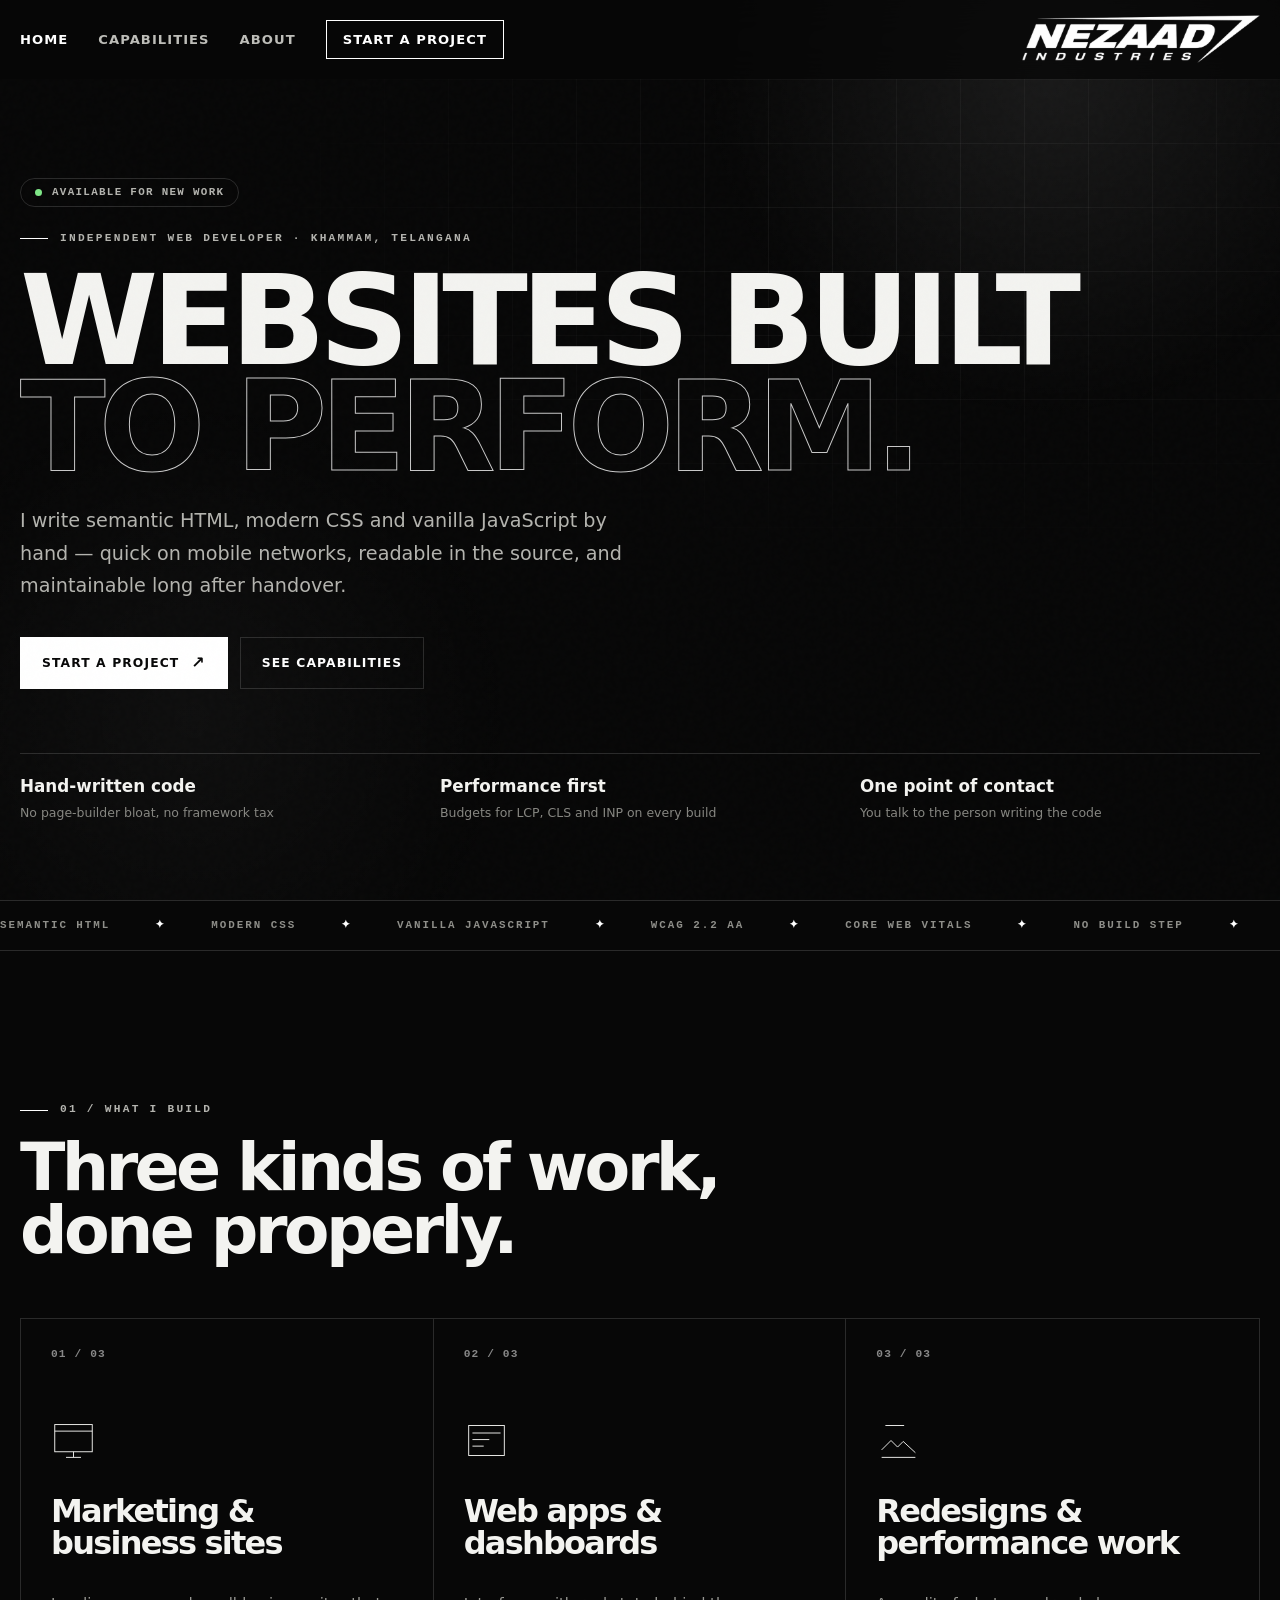
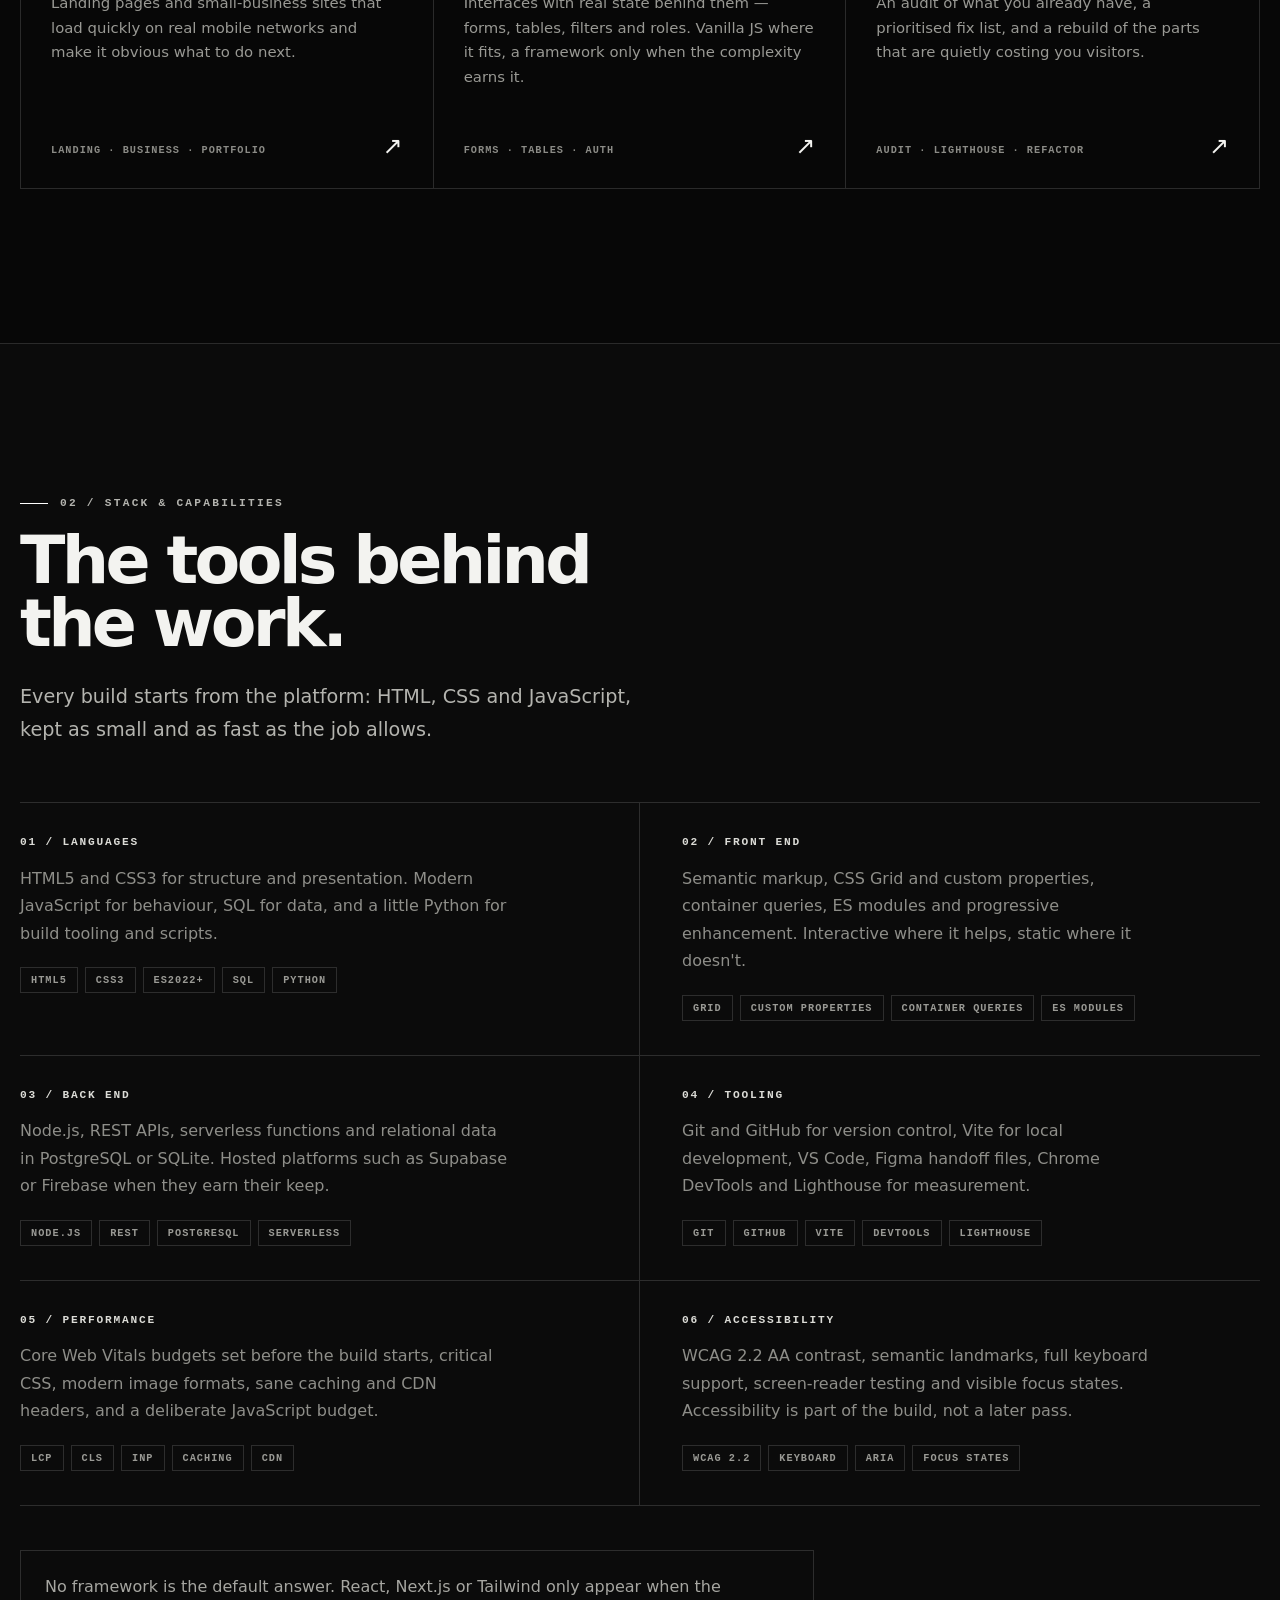
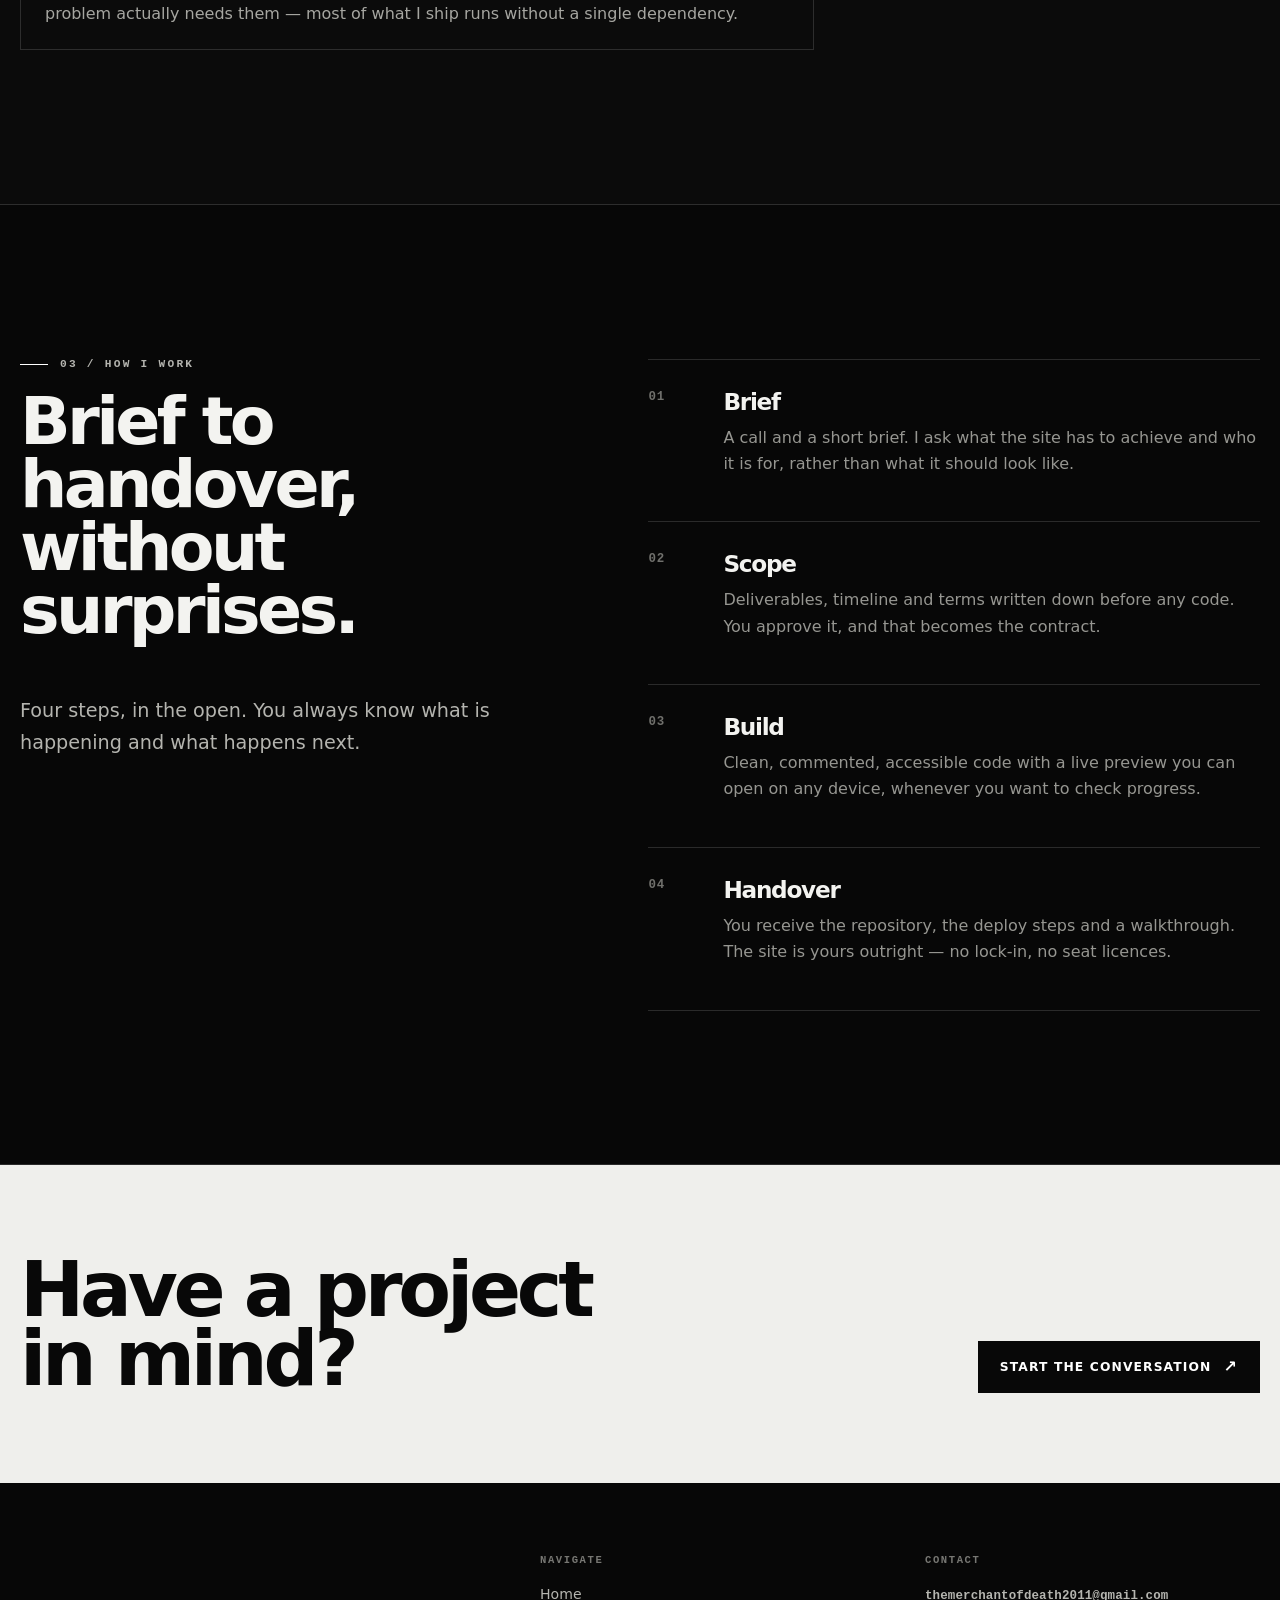
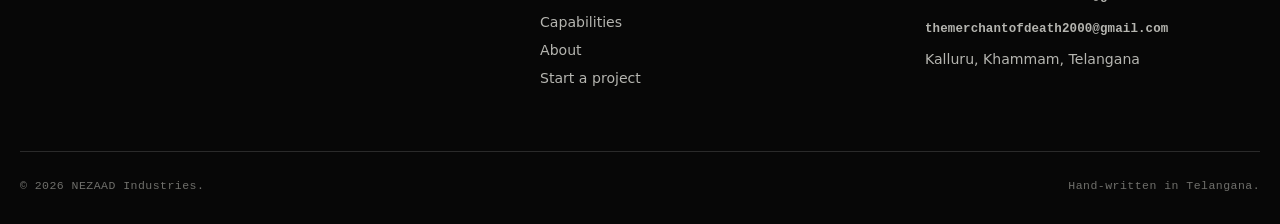
<file: index.html>
<!doctype html>
<html lang="en">
<head>
  <meta charset="utf-8">
  <meta name="viewport" content="width=device-width,initial-scale=1">
  <title>Nezaad — Independent Web Developer in Telangana</title>
  <meta name="description" content="I design and build fast, accessible websites and web apps by hand: semantic HTML, modern CSS and vanilla JavaScript. Based in Khammam, Telangana.">
  <meta name="theme-color" content="#070707">
  <link rel="icon" href="assets/favicon.svg">
  <link rel="stylesheet" href="assets/styles.css">
  <noscript><style>.reveal{opacity:1;transform:none}</style></noscript>
  
  <meta property="og:type" content="website">
  <meta property="og:title" content="Nezaad — Independent Web Developer in Telangana">
  <meta property="og:description" content="Fast, accessible websites and web apps, hand-written in semantic HTML, modern CSS and vanilla JavaScript.">
  <meta property="og:image" content="assets/nezaad-logo.webp">
  <meta name="twitter:card" content="summary_large_image">
</head>
<body>
<a class="skip-link" href="#main">Skip to content</a>
<header class="site-header"><div class="container nav">
  <a class="wordmark" href="index.html" aria-label="NEZAAD Industries — home"><img src="assets/nezaad-wordmark.webp" alt="NEZAAD Industries"></a>
  <button class="menu-button" aria-label="Open navigation" aria-expanded="false" aria-controls="primary-nav"><svg viewBox="0 0 24 24" fill="none" stroke="currentColor" aria-hidden="true"><path d="M3 7h18M3 12h18M3 17h18"/></svg></button>
  <nav class="nav-links" id="primary-nav" aria-label="Main navigation"><a href="index.html" aria-current="page">Home</a><a href="capabilities.html">Capabilities</a><a href="about.html">About</a><a class="nav-cta" href="contact.html">Start a project</a></nav>
</div></header>
<main id="main">
  <section class="hero"><div class="container hero-copy">
    <p class="status-pill reveal"><span class="status-dot" aria-hidden="true"></span>Available for new work</p>
    <div class="eyebrow reveal">Independent web developer · Khammam, Telangana</div>
    <h1 class="display reveal">Websites built<br><em>to perform.</em></h1>
    <p class="lede reveal">I write semantic HTML, modern CSS and vanilla JavaScript by hand — quick on mobile networks, readable in the source, and maintainable long after handover.</p>
    <div class="actions reveal"><a class="button" href="contact.html">Start a project <span>↗</span></a><a class="button button-outline" href="capabilities.html">See capabilities</a></div>
    <div class="hero-bottom reveal">
      <div class="hero-stat"><strong>Hand-written code</strong><span>No page-builder bloat, no framework tax</span></div>
      <div class="hero-stat"><strong>Performance first</strong><span>Budgets for LCP, CLS and INP on every build</span></div>
      <div class="hero-stat"><strong>One point of contact</strong><span>You talk to the person writing the code</span></div>
    </div>
  </div></section>

  <div class="marquee" aria-hidden="true"><div class="marquee-track"><span>Semantic HTML</span><span>Modern CSS</span><span>Vanilla JavaScript</span><span>WCAG 2.2 AA</span><span>Core Web Vitals</span><span>No build step</span><span>Responsive layout</span><span>Git deploys</span><span>Semantic HTML</span><span>Modern CSS</span><span>Vanilla JavaScript</span><span>WCAG 2.2 AA</span><span>Core Web Vitals</span><span>No build step</span><span>Responsive layout</span><span>Git deploys</span></div></div>

  <section class="section"><div class="container">
    <div class="section-head reveal">
      <p class="eyebrow">01 / What I build</p>
      <h2 class="section-title">Three kinds of work,<br>done properly.</h2>
    </div>
    <div class="work-grid reveal">
      <a class="work-card" href="contact.html?type=Marketing%20or%20business%20site">
        <span class="card-index">01 / 03</span>
        <svg class="card-icon" viewBox="0 0 48 48" fill="none" stroke="currentColor" aria-hidden="true"><rect x="4" y="7" width="40" height="29"/><path d="M4 14h40M16 42h16M24 36v6"/></svg>
        <h3>Marketing &amp;<br>business sites</h3>
        <p class="card-copy">Landing pages and small-business sites that load quickly on real mobile networks and make it obvious what to do next.</p>
        <div class="card-footer"><span class="card-meta">Landing · Business · Portfolio</span><span class="arrow" aria-hidden="true">↗</span></div>
      </a>
      <a class="work-card" href="contact.html?type=Web%20app%20or%20internal%20tool">
        <span class="card-index">02 / 03</span>
        <svg class="card-icon" viewBox="0 0 48 48" fill="none" stroke="currentColor" aria-hidden="true"><rect x="5" y="8" width="38" height="32"/><path d="M9 16h30M9 23h18M9 30h12"/></svg>
        <h3>Web apps &amp;<br>dashboards</h3>
        <p class="card-copy">Interfaces with real state behind them — forms, tables, filters and roles. Vanilla JS where it fits, a framework only when the complexity earns it.</p>
        <div class="card-footer"><span class="card-meta">Forms · Tables · Auth</span><span class="arrow" aria-hidden="true">↗</span></div>
      </a>
      <a class="work-card" href="contact.html?type=Redesign%20or%20performance%20rescue">
        <span class="card-index">03 / 03</span>
        <svg class="card-icon" viewBox="0 0 48 48" fill="none" stroke="currentColor" aria-hidden="true"><path d="M6 34l10-10 7 7 6-6 13 12"/><path d="M6 42h36"/><path d="M10 8h20"/></svg>
        <h3>Redesigns &amp;<br>performance work</h3>
        <p class="card-copy">An audit of what you already have, a prioritised fix list, and a rebuild of the parts that are quietly costing you visitors.</p>
        <div class="card-footer"><span class="card-meta">Audit · Lighthouse · Refactor</span><span class="arrow" aria-hidden="true">↗</span></div>
      </a>
    </div>
  </div></section>

  <section class="section section-alt"><div class="container">
    <div class="section-head reveal">
      <p class="eyebrow">02 / Stack &amp; capabilities</p>
      <h2 class="section-title">The tools behind<br>the work.</h2>
      <p class="lede">Every build starts from the platform: HTML, CSS and JavaScript, kept as small and as fast as the job allows.</p>
    </div>
    <div class="stack-grid reveal">
      <div class="stack-item">
        <span class="stack-key">01 / Languages</span>
        <p>HTML5 and CSS3 for structure and presentation. Modern JavaScript for behaviour, SQL for data, and a little Python for build tooling and scripts.</p>
        <div class="tags"><span class="tag">HTML5</span><span class="tag">CSS3</span><span class="tag">ES2022+</span><span class="tag">SQL</span><span class="tag">Python</span></div>
      </div>
      <div class="stack-item">
        <span class="stack-key">02 / Front end</span>
        <p>Semantic markup, CSS Grid and custom properties, container queries, ES modules and progressive enhancement. Interactive where it helps, static where it doesn't.</p>
        <div class="tags"><span class="tag">Grid</span><span class="tag">Custom properties</span><span class="tag">Container queries</span><span class="tag">ES modules</span></div>
      </div>
      <div class="stack-item">
        <span class="stack-key">03 / Back end</span>
        <p>Node.js, REST APIs, serverless functions and relational data in PostgreSQL or SQLite. Hosted platforms such as Supabase or Firebase when they earn their keep.</p>
        <div class="tags"><span class="tag">Node.js</span><span class="tag">REST</span><span class="tag">PostgreSQL</span><span class="tag">Serverless</span></div>
      </div>
      <div class="stack-item">
        <span class="stack-key">04 / Tooling</span>
        <p>Git and GitHub for version control, Vite for local development, VS Code, Figma handoff files, Chrome DevTools and Lighthouse for measurement.</p>
        <div class="tags"><span class="tag">Git</span><span class="tag">GitHub</span><span class="tag">Vite</span><span class="tag">DevTools</span><span class="tag">Lighthouse</span></div>
      </div>
      <div class="stack-item">
        <span class="stack-key">05 / Performance</span>
        <p>Core Web Vitals budgets set before the build starts, critical CSS, modern image formats, sane caching and CDN headers, and a deliberate JavaScript budget.</p>
        <div class="tags"><span class="tag">LCP</span><span class="tag">CLS</span><span class="tag">INP</span><span class="tag">Caching</span><span class="tag">CDN</span></div>
      </div>
      <div class="stack-item">
        <span class="stack-key">06 / Accessibility</span>
        <p>WCAG 2.2 AA contrast, semantic landmarks, full keyboard support, screen-reader testing and visible focus states. Accessibility is part of the build, not a later pass.</p>
        <div class="tags"><span class="tag">WCAG 2.2</span><span class="tag">Keyboard</span><span class="tag">ARIA</span><span class="tag">Focus states</span></div>
      </div>
    </div>
    <p class="stack-note reveal">No framework is the default answer. React, Next.js or Tailwind only appear when the problem actually needs them — most of what I ship runs without a single dependency.</p>
  </div></section>

  <section class="section"><div class="container split">
    <div class="sticky-copy">
      <p class="eyebrow reveal">03 / How I work</p>
      <h2 class="section-title reveal">Brief to handover,<br>without surprises.</h2>
      <p class="lede reveal">Four steps, in the open. You always know what is happening and what happens next.</p>
    </div>
    <div class="steps reveal">
      <div class="step"><span class="step-num">01</span><div><h3>Brief</h3><p>A call and a short brief. I ask what the site has to achieve and who it is for, rather than what it should look like.</p></div></div>
      <div class="step"><span class="step-num">02</span><div><h3>Scope</h3><p>Deliverables, timeline and terms written down before any code. You approve it, and that becomes the contract.</p></div></div>
      <div class="step"><span class="step-num">03</span><div><h3>Build</h3><p>Clean, commented, accessible code with a live preview you can open on any device, whenever you want to check progress.</p></div></div>
      <div class="step"><span class="step-num">04</span><div><h3>Handover</h3><p>You receive the repository, the deploy steps and a walkthrough. The site is yours outright — no lock-in, no seat licences.</p></div></div>
    </div>
  </div></section>

  <section class="cta-band"><div class="container cta-band-inner"><h2>Have a project<br>in mind?</h2><a class="button" href="contact.html">Start the conversation <span>↗</span></a></div></section>
</main>
<footer class="footer"><div class="container">
  <div class="footer-top">
    <div><h3>Navigate</h3><div class="footer-links"><a href="index.html">Home</a><a href="capabilities.html">Capabilities</a><a href="about.html">About</a><a href="contact.html">Start a project</a></div></div>
    <div><h3>Contact</h3><div class="footer-links"><a class="mono-link" href="mailto:themerchantofdeath2011@gmail.com">themerchantofdeath2011@gmail.com</a><a class="mono-link" href="mailto:themerchantofdeath2000@gmail.com">themerchantofdeath2000@gmail.com</a><span>Kalluru, Khammam, Telangana</span></div></div>
  </div>
  <div class="footer-bottom"><span>© <span data-year></span> NEZAAD Industries.</span><span>Hand-written in Telangana.</span></div>
</div></footer>
<script src="assets/script.js"></script>
</body>
</html>
</file>
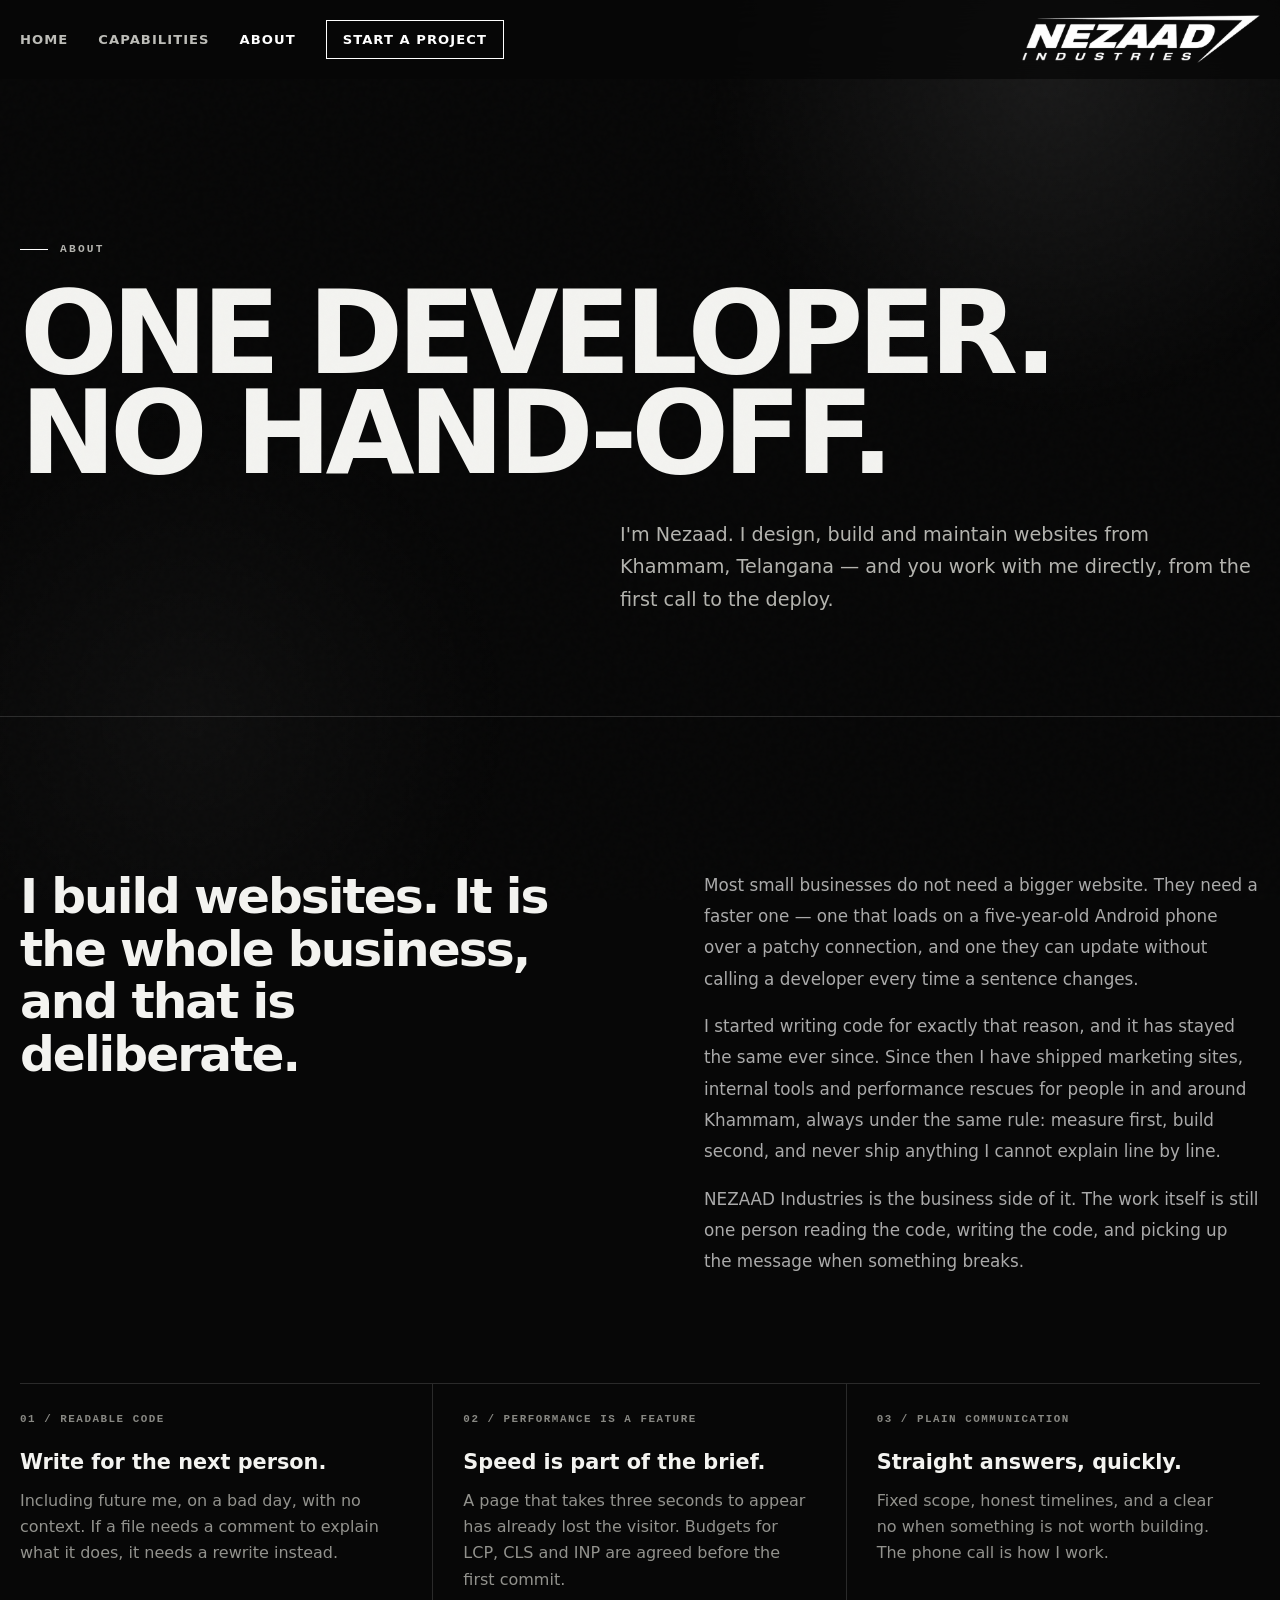
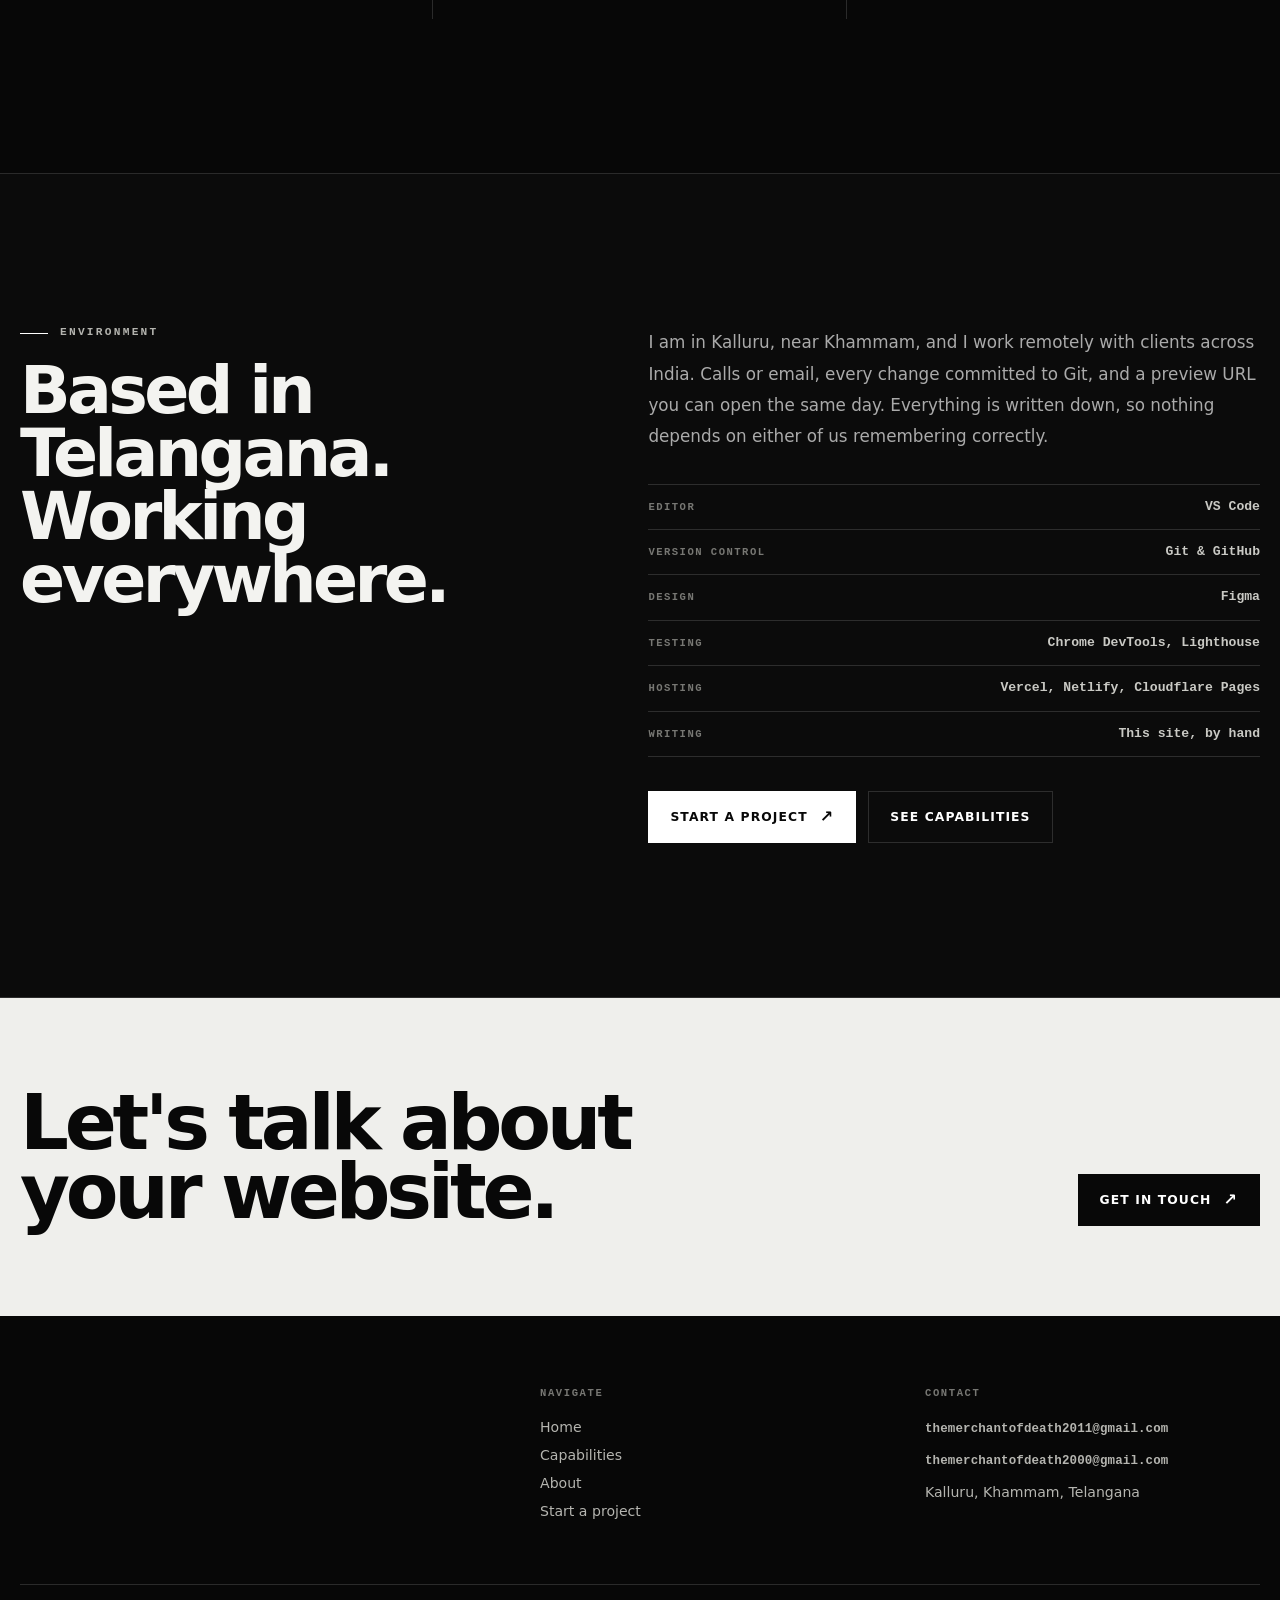
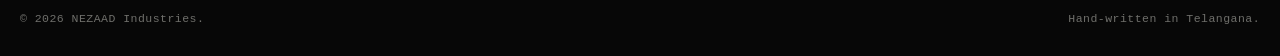
<file: about.html>
<!doctype html>
<html lang="en">
<head>
  <meta charset="utf-8">
  <meta name="viewport" content="width=device-width,initial-scale=1">
  <title>About — Nezaad, Independent Web Developer</title>
  <meta name="description" content="I'm Nezaad, a web developer in Kalluru near Khammam, Telangana. One person reading the code, writing the code, and picking up the message when something breaks.">
  <meta name="theme-color" content="#070707">
  <link rel="icon" href="assets/favicon.svg">
  <link rel="stylesheet" href="assets/styles.css">
  <noscript><style>.reveal{opacity:1;transform:none}</style></noscript>
  
  <meta property="og:type" content="website">
  <meta property="og:title" content="About — Nezaad, Independent Web Developer">
  <meta property="og:description" content="One person reading the code, writing the code, and picking up the message when something breaks.">
  <meta property="og:image" content="assets/nezaad-logo.webp">
  <meta name="twitter:card" content="summary_large_image">
</head>
<body>
<a class="skip-link" href="#main">Skip to content</a>
<header class="site-header"><div class="container nav">
  <a class="wordmark" href="index.html" aria-label="NEZAAD Industries — home"><img src="assets/nezaad-wordmark.webp" alt="NEZAAD Industries"></a>
  <button class="menu-button" aria-label="Open navigation" aria-expanded="false" aria-controls="primary-nav"><svg viewBox="0 0 24 24" fill="none" stroke="currentColor" aria-hidden="true"><path d="M3 7h18M3 12h18M3 17h18"/></svg></button>
  <nav class="nav-links" id="primary-nav" aria-label="Main navigation"><a href="index.html">Home</a><a href="capabilities.html">Capabilities</a><a href="about.html" aria-current="page">About</a><a class="nav-cta" href="contact.html">Start a project</a></nav>
</div></header>
<main id="main">
  <section class="page-hero"><div class="container">
    <p class="eyebrow reveal">About</p>
    <h1 class="reveal">One developer.<br>No <span class="nb">hand-off</span>.</h1>
    <p class="lede reveal">I'm Nezaad. I design, build and maintain websites from Khammam, Telangana — and you work with me directly, from the first call to the deploy.</p>
  </div></section>

  <section class="section"><div class="container">
    <div class="story-grid">
      <p class="story-large reveal">I build websites. It is the whole business, and that is deliberate.</p>
      <div class="story-copy reveal">
        <p>Most small businesses do not need a bigger website. They need a faster one — one that loads on a five-year-old Android phone over a patchy connection, and one they can update without calling a developer every time a sentence changes.</p>
        <p>I started writing code for exactly that reason, and it has stayed the same ever since. Since then I have shipped marketing sites, internal tools and performance rescues for people in and around Khammam, always under the same rule: measure first, build second, and never ship anything I cannot explain line by line.</p>
        <p>NEZAAD Industries is the business side of it. The work itself is still one person reading the code, writing the code, and picking up the message when something breaks.</p>
      </div>
    </div>
    <div class="values reveal">
      <div class="value"><span class="meta">01 / Readable code</span><strong>Write for the next person.</strong><p>Including future me, on a bad day, with no context. If a file needs a comment to explain what it does, it needs a rewrite instead.</p></div>
      <div class="value"><span class="meta">02 / Performance is a feature</span><strong>Speed is part of the brief.</strong><p>A page that takes three seconds to appear has already lost the visitor. Budgets for LCP, CLS and INP are agreed before the first commit.</p></div>
      <div class="value"><span class="meta">03 / Plain communication</span><strong>Straight answers, quickly.</strong><p>Fixed scope, honest timelines, and a clear no when something is not worth building. The phone call is how I work.</p></div>
    </div>
  </div></section>

  <section class="section section-alt"><div class="container split">
    <div>
      <p class="eyebrow reveal">Environment</p>
      <h2 class="section-title reveal">Based in Telangana.<br>Working everywhere.</h2>
    </div>
    <div class="story-copy reveal">
      <p>I am in Kalluru, near Khammam, and I work remotely with clients across India. Calls or email, every change committed to Git, and a preview URL you can open the same day. Everything is written down, so nothing depends on either of us remembering correctly.</p>
      <ul class="tool-list">
        <li><span>Editor</span>VS Code</li>
        <li><span>Version control</span>Git &amp; GitHub</li>
        <li><span>Design</span>Figma</li>
        <li><span>Testing</span>Chrome DevTools, Lighthouse</li>
        <li><span>Hosting</span>Vercel, Netlify, Cloudflare Pages</li>
        <li><span>Writing</span>This site, by hand</li>
      </ul>
      <div class="actions"><a class="button" href="contact.html">Start a project <span>↗</span></a><a class="button button-outline" href="capabilities.html">See capabilities</a></div>
    </div>
  </div></section>

  <section class="cta-band"><div class="container cta-band-inner"><h2>Let's talk about<br>your website.</h2><a class="button" href="contact.html">Get in touch <span>↗</span></a></div></section>
</main>
<footer class="footer"><div class="container">
  <div class="footer-top">
    <div><h3>Navigate</h3><div class="footer-links"><a href="index.html">Home</a><a href="capabilities.html">Capabilities</a><a href="about.html">About</a><a href="contact.html">Start a project</a></div></div>
    <div><h3>Contact</h3><div class="footer-links"><a class="mono-link" href="mailto:themerchantofdeath2011@gmail.com">themerchantofdeath2011@gmail.com</a><a class="mono-link" href="mailto:themerchantofdeath2000@gmail.com">themerchantofdeath2000@gmail.com</a><span>Kalluru, Khammam, Telangana</span></div></div>
  </div>
  <div class="footer-bottom"><span>© <span data-year></span> NEZAAD Industries.</span><span>Hand-written in Telangana.</span></div>
</div></footer>
<script src="assets/script.js"></script>
</body>
</html>
</file>
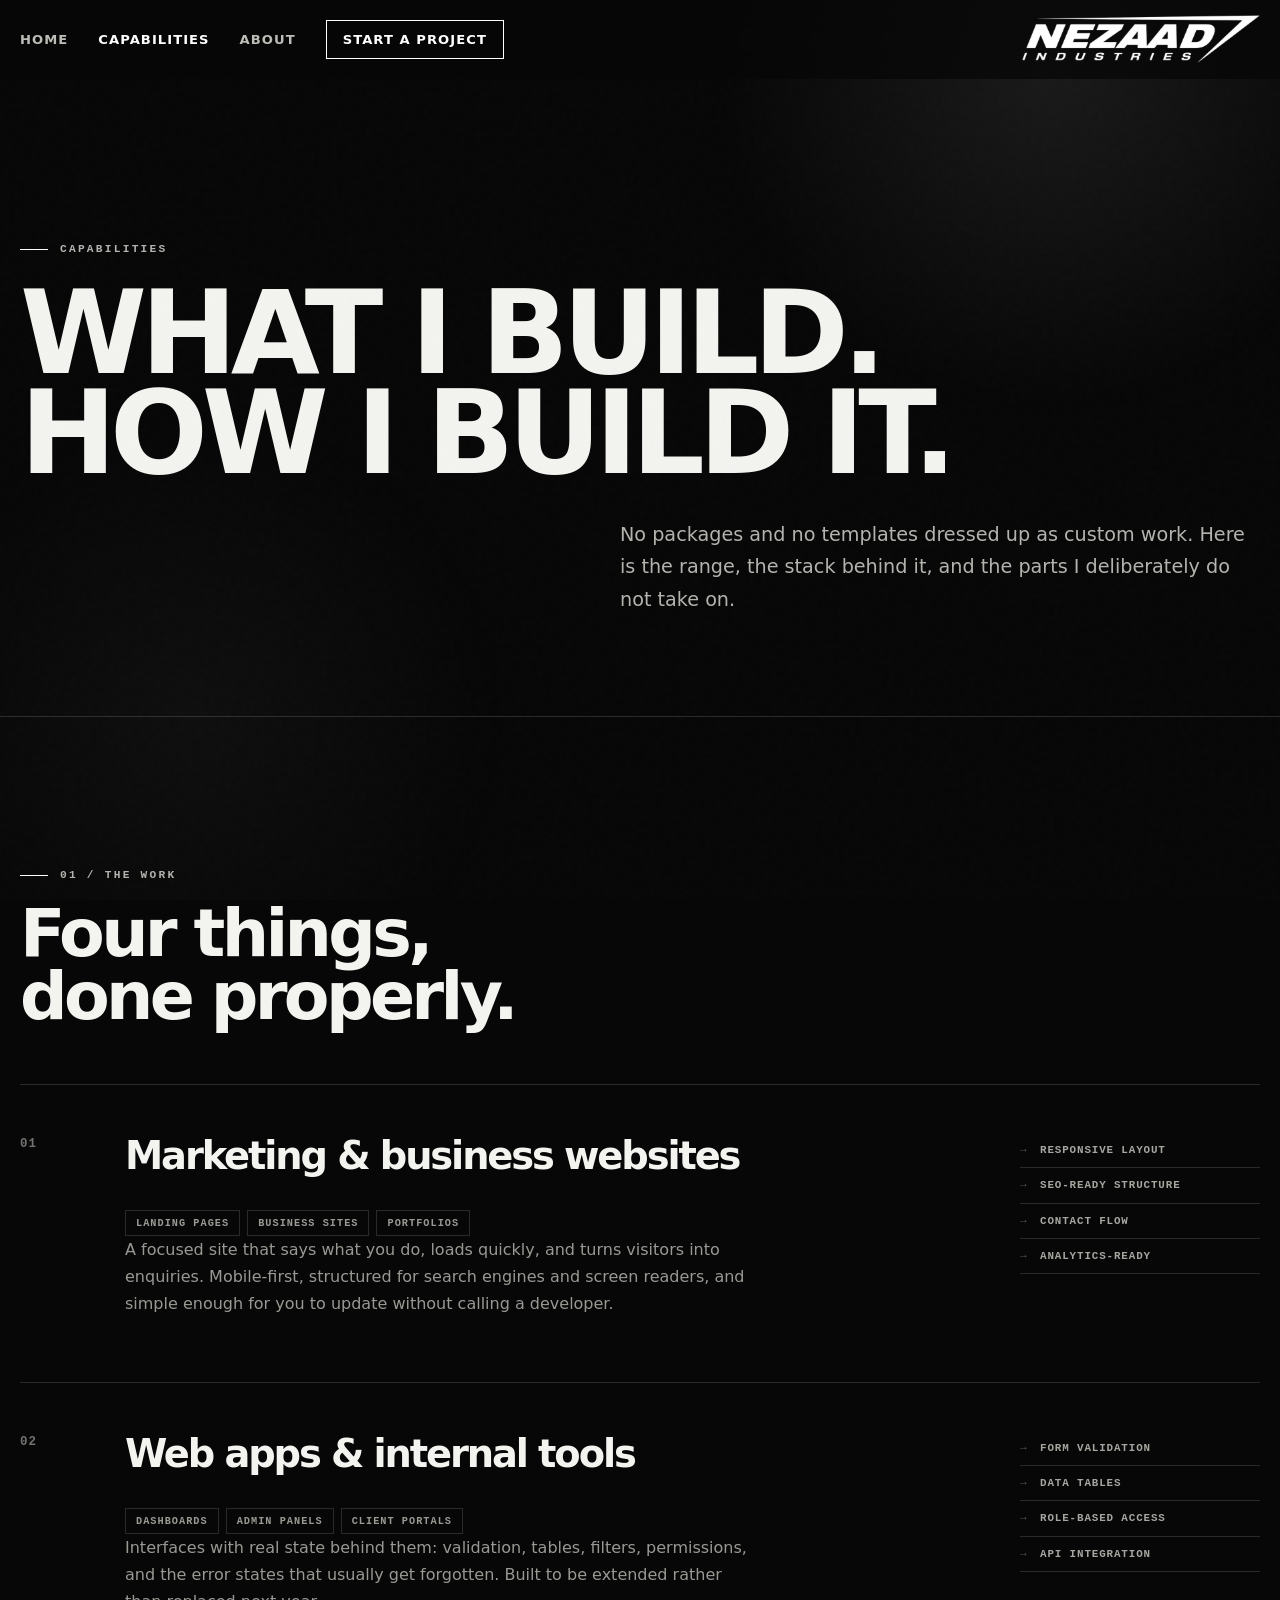
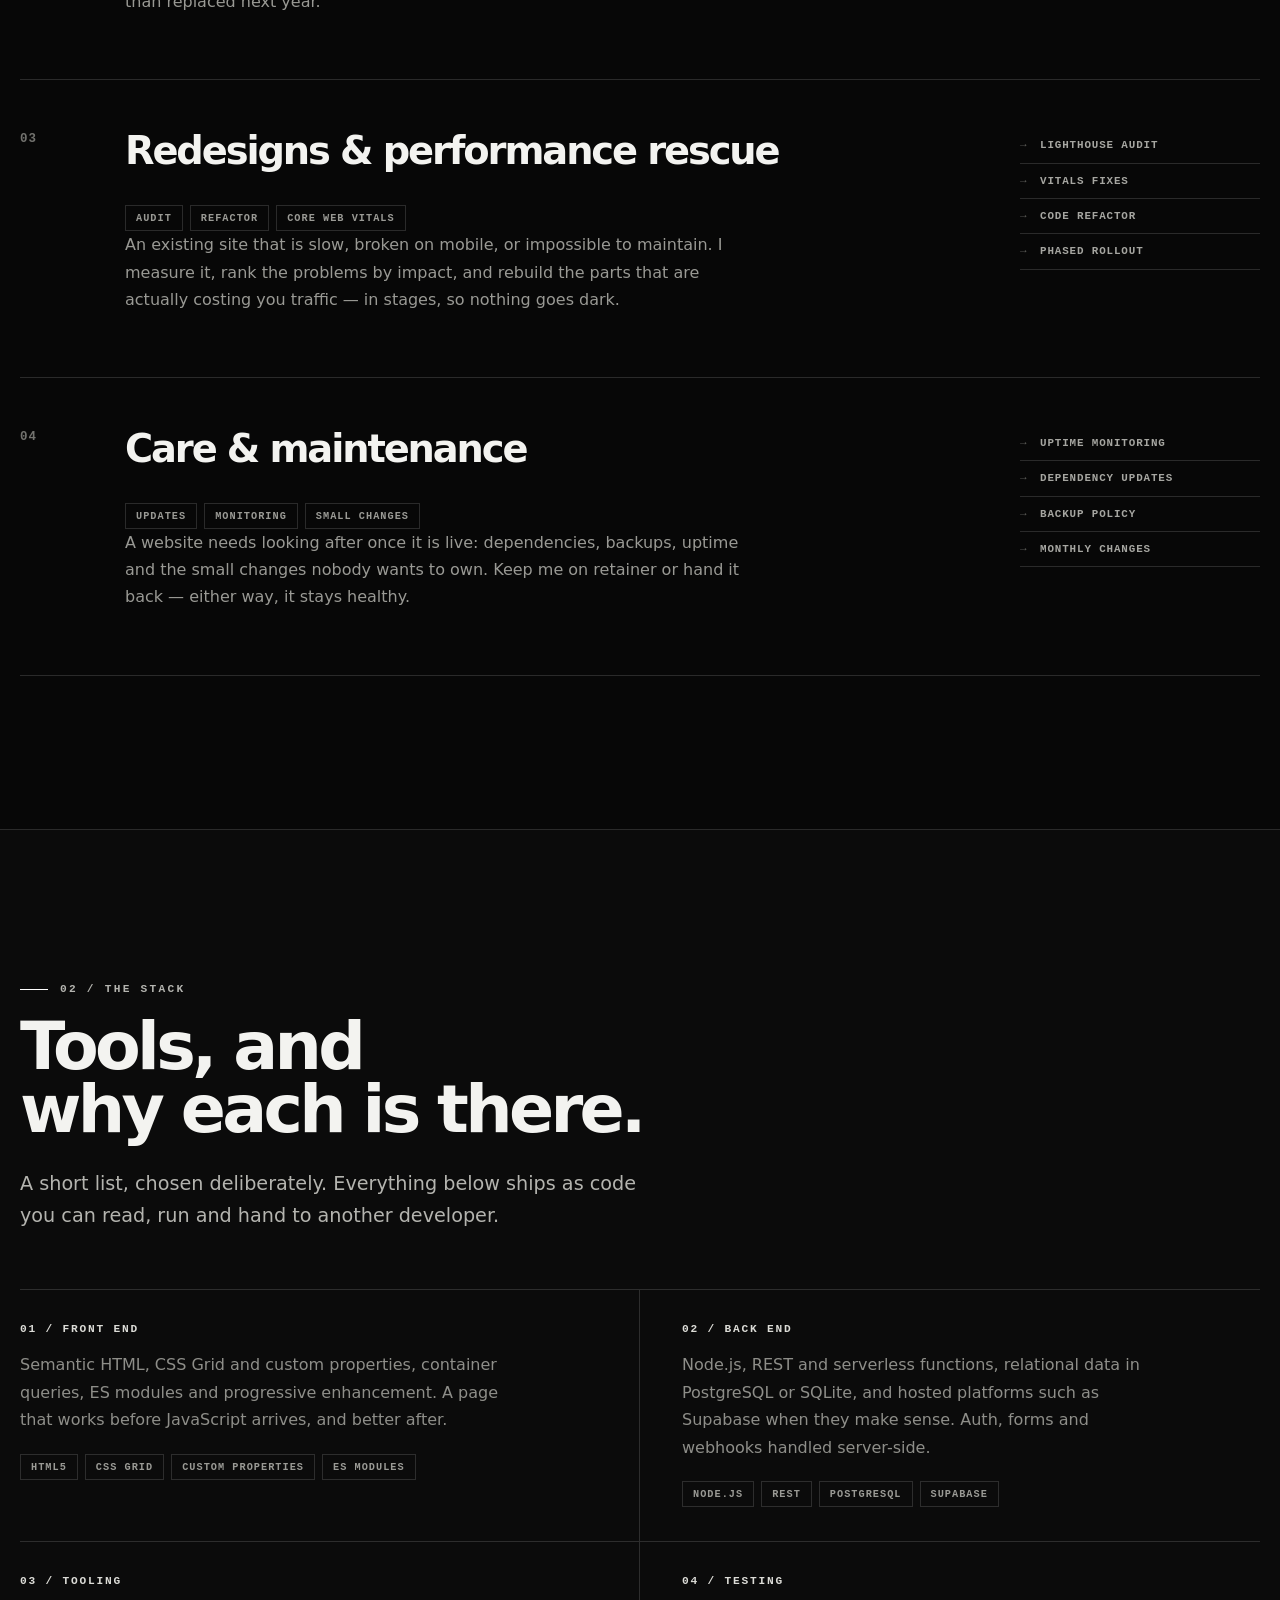
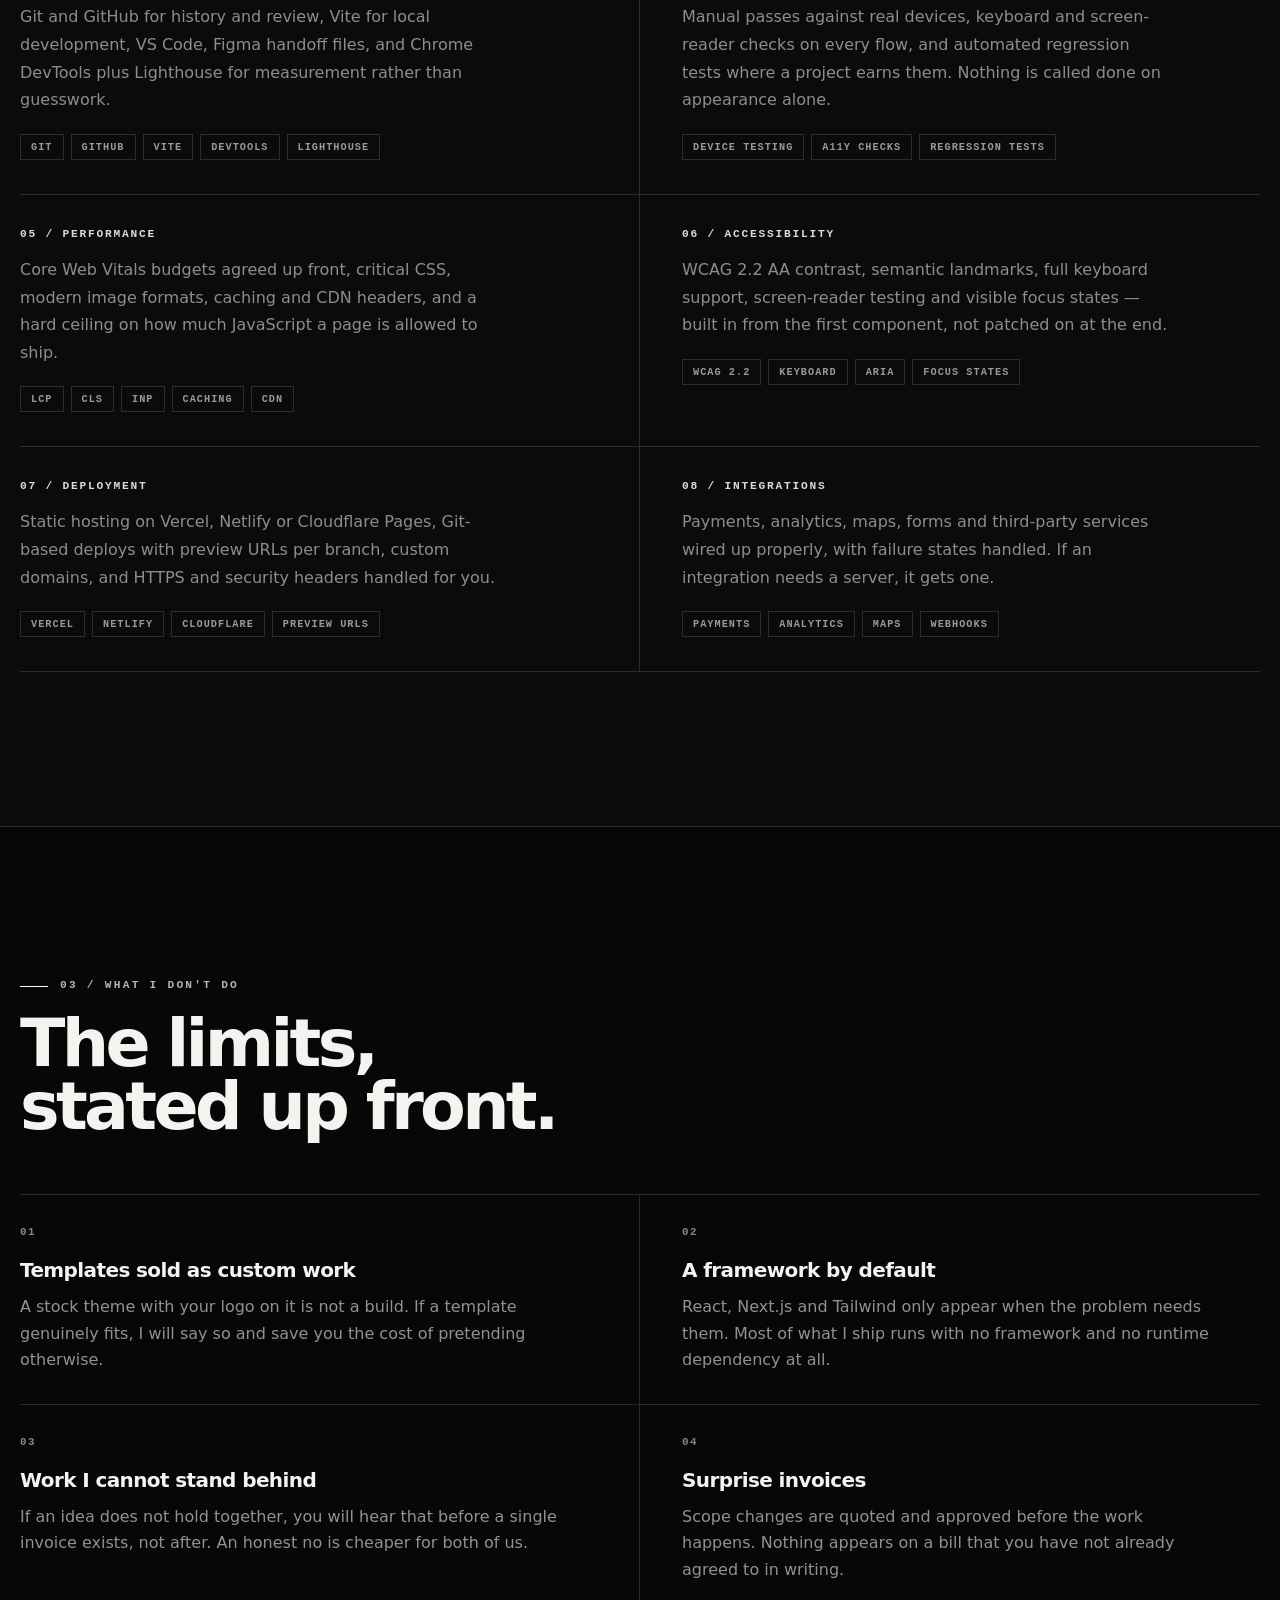
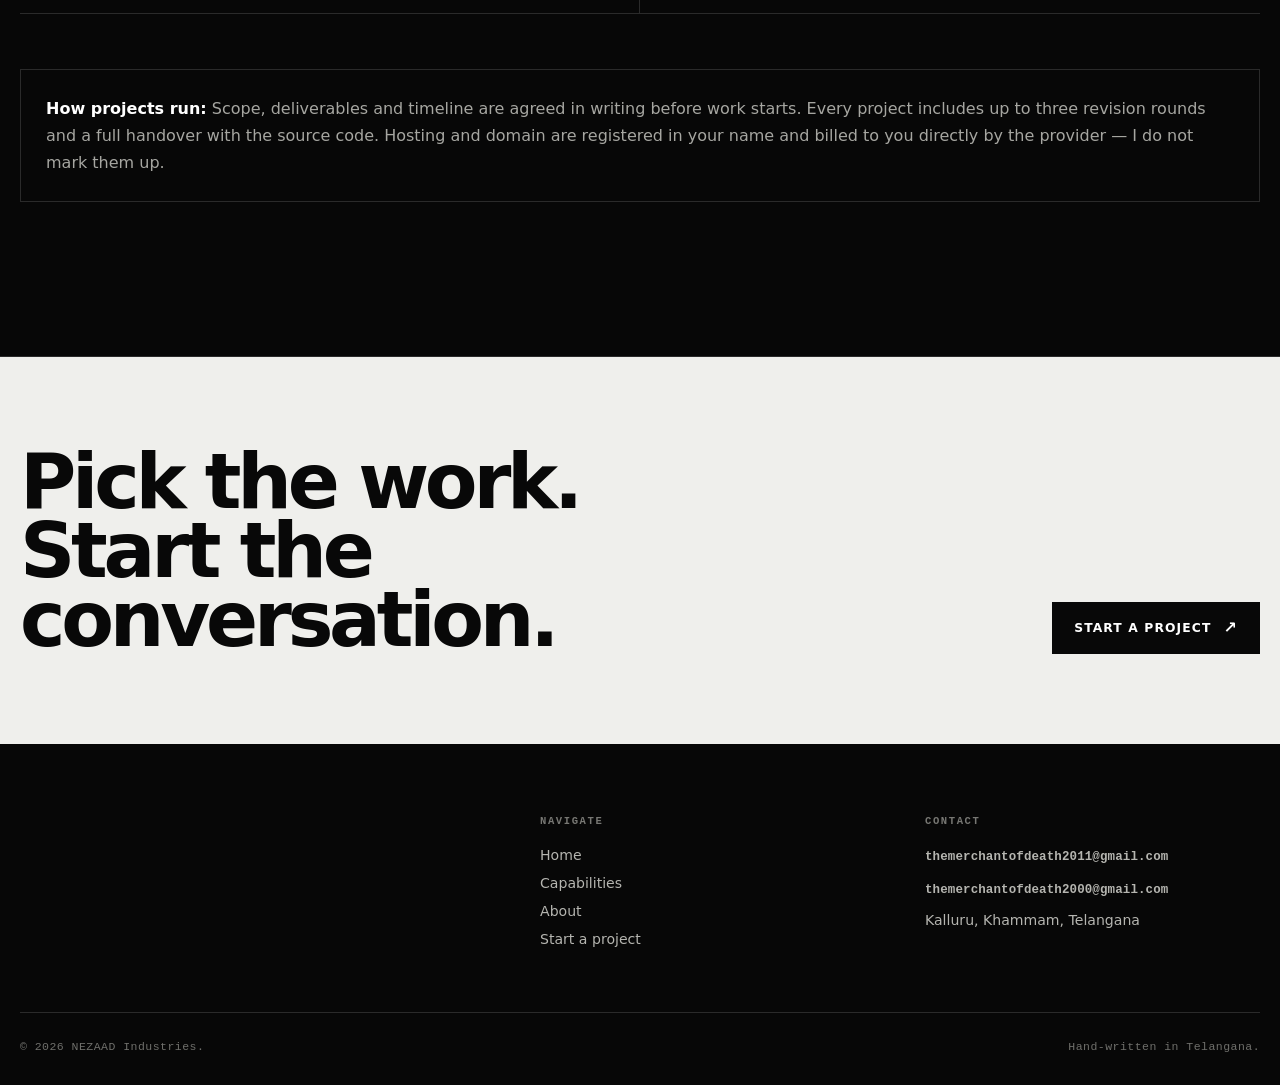
<file: capabilities.html>
<!doctype html>
<html lang="en">
<head>
  <meta charset="utf-8">
  <meta name="viewport" content="width=device-width,initial-scale=1">
  <title>Capabilities — Nezaad, Independent Web Developer</title>
  <meta name="description" content="The range of web work I take on, the stack behind it, and the parts I deliberately leave alone. No templates, no framework by default, no surprise invoices.">
  <meta name="theme-color" content="#070707">
  <link rel="icon" href="assets/favicon.svg">
  <link rel="stylesheet" href="assets/styles.css">
  <noscript><style>.reveal{opacity:1;transform:none}</style></noscript>
  
  <meta property="og:type" content="website">
  <meta property="og:title" content="Capabilities — Nezaad, Independent Web Developer">
  <meta property="og:description" content="Websites, web apps and performance work — hand-built in semantic HTML, modern CSS and vanilla JavaScript.">
  <meta property="og:image" content="assets/nezaad-logo.webp">
  <meta name="twitter:card" content="summary_large_image">
</head>
<body>
<a class="skip-link" href="#main">Skip to content</a>
<header class="site-header"><div class="container nav">
  <a class="wordmark" href="index.html" aria-label="NEZAAD Industries — home"><img src="assets/nezaad-wordmark.webp" alt="NEZAAD Industries"></a>
  <button class="menu-button" aria-label="Open navigation" aria-expanded="false" aria-controls="primary-nav"><svg viewBox="0 0 24 24" fill="none" stroke="currentColor" aria-hidden="true"><path d="M3 7h18M3 12h18M3 17h18"/></svg></button>
  <nav class="nav-links" id="primary-nav" aria-label="Main navigation"><a href="index.html">Home</a><a href="capabilities.html" aria-current="page">Capabilities</a><a href="about.html">About</a><a class="nav-cta" href="contact.html">Start a project</a></nav>
</div></header>
<main id="main">
  <section class="page-hero"><div class="container">
    <p class="eyebrow reveal">Capabilities</p>
    <h1 class="reveal">What I build.<br>How I build it.</h1>
    <p class="lede reveal">No packages and no templates dressed up as custom work. Here is the range, the stack behind it, and the parts I deliberately do not take on.</p>
  </div></section>

  <section class="section"><div class="container">
    <div class="section-head reveal">
      <p class="eyebrow">01 / The work</p>
      <h2 class="section-title">Four things,<br>done properly.</h2>
    </div>
    <div class="detail-list">
      <article class="detail-row reveal">
        <span class="detail-num">01</span>
        <div><h2>Marketing &amp; business websites</h2><div class="tags"><span class="tag">Landing pages</span><span class="tag">Business sites</span><span class="tag">Portfolios</span></div><p>A focused site that says what you do, loads quickly, and turns visitors into enquiries. Mobile-first, structured for search engines and screen readers, and simple enough for you to update without calling a developer.</p></div>
        <ul class="detail-outcomes"><li>Responsive layout</li><li>SEO-ready structure</li><li>Contact flow</li><li>Analytics-ready</li></ul>
      </article>
      <article class="detail-row reveal">
        <span class="detail-num">02</span>
        <div><h2>Web apps &amp; internal tools</h2><div class="tags"><span class="tag">Dashboards</span><span class="tag">Admin panels</span><span class="tag">Client portals</span></div><p>Interfaces with real state behind them: validation, tables, filters, permissions, and the error states that usually get forgotten. Built to be extended rather than replaced next year.</p></div>
        <ul class="detail-outcomes"><li>Form validation</li><li>Data tables</li><li>Role-based access</li><li>API integration</li></ul>
      </article>
      <article class="detail-row reveal">
        <span class="detail-num">03</span>
        <div><h2>Redesigns &amp; performance rescue</h2><div class="tags"><span class="tag">Audit</span><span class="tag">Refactor</span><span class="tag">Core Web Vitals</span></div><p>An existing site that is slow, broken on mobile, or impossible to maintain. I measure it, rank the problems by impact, and rebuild the parts that are actually costing you traffic — in stages, so nothing goes dark.</p></div>
        <ul class="detail-outcomes"><li>Lighthouse audit</li><li>Vitals fixes</li><li>Code refactor</li><li>Phased rollout</li></ul>
      </article>
      <article class="detail-row reveal">
        <span class="detail-num">04</span>
        <div><h2>Care &amp; maintenance</h2><div class="tags"><span class="tag">Updates</span><span class="tag">Monitoring</span><span class="tag">Small changes</span></div><p>A website needs looking after once it is live: dependencies, backups, uptime and the small changes nobody wants to own. Keep me on retainer or hand it back — either way, it stays healthy.</p></div>
        <ul class="detail-outcomes"><li>Uptime monitoring</li><li>Dependency updates</li><li>Backup policy</li><li>Monthly changes</li></ul>
      </article>
    </div>
  </div></section>

  <section class="section section-alt"><div class="container">
    <div class="section-head reveal">
      <p class="eyebrow">02 / The stack</p>
      <h2 class="section-title">Tools, and<br>why each is there.</h2>
      <p class="lede">A short list, chosen deliberately. Everything below ships as code you can read, run and hand to another developer.</p>
    </div>
    <div class="stack-grid reveal">
      <div class="stack-item">
        <span class="stack-key">01 / Front end</span>
        <p>Semantic HTML, CSS Grid and custom properties, container queries, ES modules and progressive enhancement. A page that works before JavaScript arrives, and better after.</p>
        <div class="tags"><span class="tag">HTML5</span><span class="tag">CSS Grid</span><span class="tag">Custom properties</span><span class="tag">ES modules</span></div>
      </div>
      <div class="stack-item">
        <span class="stack-key">02 / Back end</span>
        <p>Node.js, REST and serverless functions, relational data in PostgreSQL or SQLite, and hosted platforms such as Supabase when they make sense. Auth, forms and webhooks handled server-side.</p>
        <div class="tags"><span class="tag">Node.js</span><span class="tag">REST</span><span class="tag">PostgreSQL</span><span class="tag">Supabase</span></div>
      </div>
      <div class="stack-item">
        <span class="stack-key">03 / Tooling</span>
        <p>Git and GitHub for history and review, Vite for local development, VS Code, Figma handoff files, and Chrome DevTools plus Lighthouse for measurement rather than guesswork.</p>
        <div class="tags"><span class="tag">Git</span><span class="tag">GitHub</span><span class="tag">Vite</span><span class="tag">DevTools</span><span class="tag">Lighthouse</span></div>
      </div>
      <div class="stack-item">
        <span class="stack-key">04 / Testing</span>
        <p>Manual passes against real devices, keyboard and screen-reader checks on every flow, and automated regression tests where a project earns them. Nothing is called done on appearance alone.</p>
        <div class="tags"><span class="tag">Device testing</span><span class="tag">A11y checks</span><span class="tag">Regression tests</span></div>
      </div>
      <div class="stack-item">
        <span class="stack-key">05 / Performance</span>
        <p>Core Web Vitals budgets agreed up front, critical CSS, modern image formats, caching and CDN headers, and a hard ceiling on how much JavaScript a page is allowed to ship.</p>
        <div class="tags"><span class="tag">LCP</span><span class="tag">CLS</span><span class="tag">INP</span><span class="tag">Caching</span><span class="tag">CDN</span></div>
      </div>
      <div class="stack-item">
        <span class="stack-key">06 / Accessibility</span>
        <p>WCAG 2.2 AA contrast, semantic landmarks, full keyboard support, screen-reader testing and visible focus states — built in from the first component, not patched on at the end.</p>
        <div class="tags"><span class="tag">WCAG 2.2</span><span class="tag">Keyboard</span><span class="tag">ARIA</span><span class="tag">Focus states</span></div>
      </div>
      <div class="stack-item">
        <span class="stack-key">07 / Deployment</span>
        <p>Static hosting on Vercel, Netlify or Cloudflare Pages, Git-based deploys with preview URLs per branch, custom domains, and HTTPS and security headers handled for you.</p>
        <div class="tags"><span class="tag">Vercel</span><span class="tag">Netlify</span><span class="tag">Cloudflare</span><span class="tag">Preview URLs</span></div>
      </div>
      <div class="stack-item">
        <span class="stack-key">08 / Integrations</span>
        <p>Payments, analytics, maps, forms and third-party services wired up properly, with failure states handled. If an integration needs a server, it gets one.</p>
        <div class="tags"><span class="tag">Payments</span><span class="tag">Analytics</span><span class="tag">Maps</span><span class="tag">Webhooks</span></div>
      </div>
    </div>
  </div></section>

  <section class="section"><div class="container">
    <div class="section-head reveal">
      <p class="eyebrow">03 / What I don't do</p>
      <h2 class="section-title">The limits,<br>stated up front.</h2>
    </div>
    <div class="limits reveal">
      <div class="limit"><span class="meta">01</span><strong>Templates sold as custom work</strong><p>A stock theme with your logo on it is not a build. If a template genuinely fits, I will say so and save you the cost of pretending otherwise.</p></div>
      <div class="limit"><span class="meta">02</span><strong>A framework by default</strong><p>React, Next.js and Tailwind only appear when the problem needs them. Most of what I ship runs with no framework and no runtime dependency at all.</p></div>
      <div class="limit"><span class="meta">03</span><strong>Work I cannot stand behind</strong><p>If an idea does not hold together, you will hear that before a single invoice exists, not after. An honest no is cheaper for both of us.</p></div>
      <div class="limit"><span class="meta">04</span><strong>Surprise invoices</strong><p>Scope changes are quoted and approved before the work happens. Nothing appears on a bill that you have not already agreed to in writing.</p></div>
    </div>
    <div class="terms-note reveal"><strong>How projects run:</strong> Scope, deliverables and timeline are agreed in writing before work starts. Every project includes up to three revision rounds and a full handover with the source code. Hosting and domain are registered in your name and billed to you directly by the provider — I do not mark them up.</div>
  </div></section>

  <section class="cta-band"><div class="container cta-band-inner"><h2>Pick the work.<br>Start the conversation.</h2><a class="button" href="contact.html">Start a project <span>↗</span></a></div></section>
</main>
<footer class="footer"><div class="container">
  <div class="footer-top">
    <div><h3>Navigate</h3><div class="footer-links"><a href="index.html">Home</a><a href="capabilities.html">Capabilities</a><a href="about.html">About</a><a href="contact.html">Start a project</a></div></div>
    <div><h3>Contact</h3><div class="footer-links"><a class="mono-link" href="mailto:themerchantofdeath2011@gmail.com">themerchantofdeath2011@gmail.com</a><a class="mono-link" href="mailto:themerchantofdeath2000@gmail.com">themerchantofdeath2000@gmail.com</a><span>Kalluru, Khammam, Telangana</span></div></div>
  </div>
  <div class="footer-bottom"><span>© <span data-year></span> NEZAAD Industries.</span><span>Hand-written in Telangana.</span></div>
</div></footer>
<script src="assets/script.js"></script>
</body>
</html>
</file>
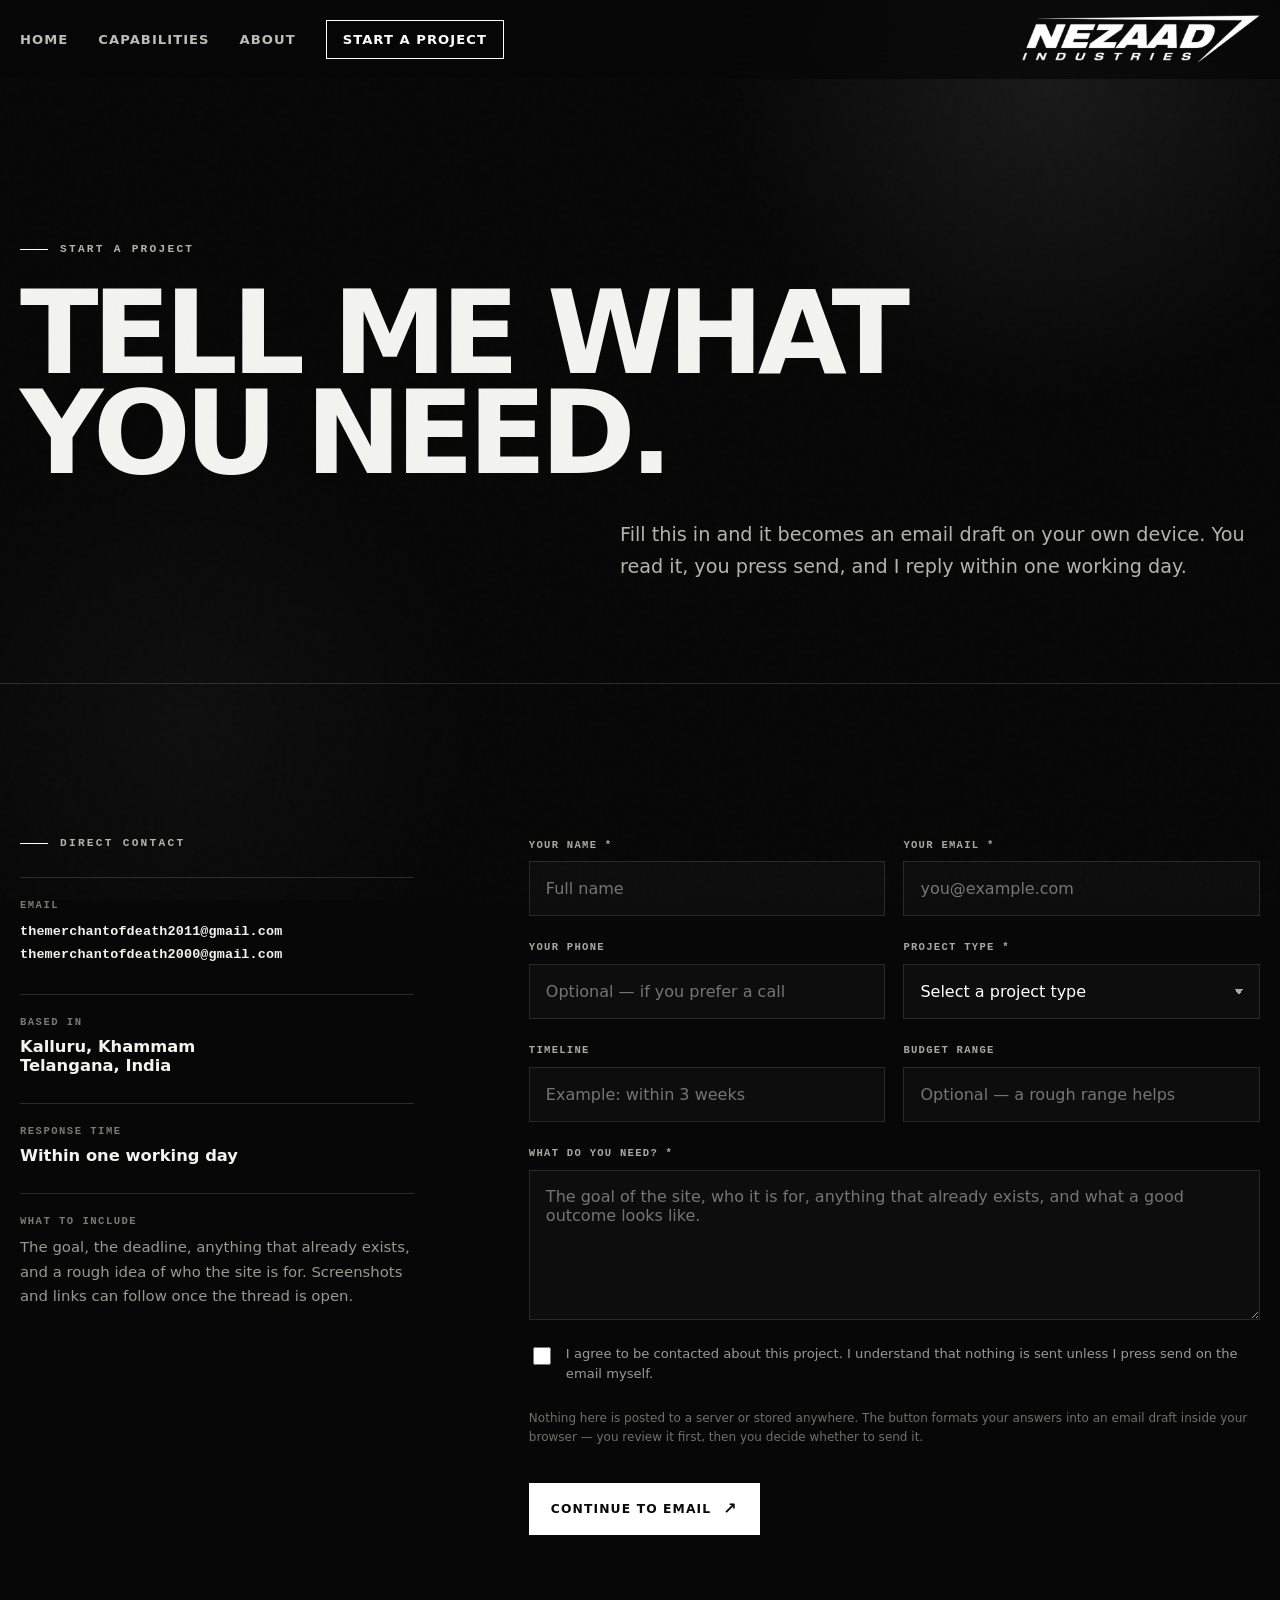
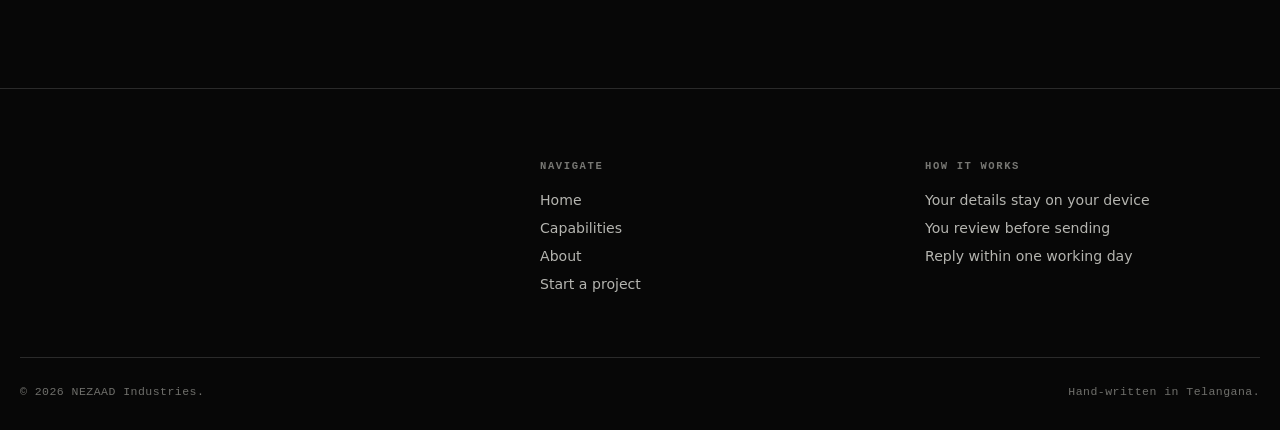
<file: contact.html>
<!doctype html>
<html lang="en">
<head>
  <meta charset="utf-8">
  <meta name="viewport" content="width=device-width,initial-scale=1">
  <title>Start a Project — Nezaad, Independent Web Developer</title>
  <meta name="description" content="Tell me about your website project. The form builds an email draft on your own device — you review it, you send it, and I reply within one working day.">
  <meta name="theme-color" content="#070707">
  <link rel="icon" href="assets/favicon.svg">
  <link rel="stylesheet" href="assets/styles.css">
  <noscript><style>.reveal{opacity:1;transform:none}</style></noscript>
  <meta property="og:type" content="website">
  <meta property="og:title" content="Start a Project — Nezaad, Independent Web Developer">
  <meta property="og:description" content="Tell me about your project. Your details stay on your device until you send the email yourself.">
  <meta property="og:image" content="assets/nezaad-logo.webp">
  <meta name="twitter:card" content="summary_large_image">
</head>
<body>
<a class="skip-link" href="#main">Skip to content</a>
<header class="site-header"><div class="container nav">
  <a class="wordmark" href="index.html" aria-label="NEZAAD Industries — home"><img src="assets/nezaad-wordmark.webp" alt="NEZAAD Industries"></a>
  <button class="menu-button" aria-label="Open navigation" aria-expanded="false" aria-controls="primary-nav"><svg viewBox="0 0 24 24" fill="none" stroke="currentColor" aria-hidden="true"><path d="M3 7h18M3 12h18M3 17h18"/></svg></button>
  <nav class="nav-links" id="primary-nav" aria-label="Main navigation"><a href="index.html">Home</a><a href="capabilities.html">Capabilities</a><a href="about.html">About</a><a class="nav-cta" href="contact.html" aria-current="page">Start a project</a></nav>
</div></header>
<main id="main">
  <section class="page-hero"><div class="container">
    <p class="eyebrow reveal">Start a project</p>
    <h1 class="reveal">Tell me what<br>you need.</h1>
    <p class="lede reveal">Fill this in and it becomes an email draft on your own device. You read it, you press send, and I reply within one working day.</p>
  </div></section>

  <section class="section"><div class="container contact-layout">
    <aside class="contact-aside reveal">
      <div class="eyebrow">Direct contact</div>
      <div class="contact-item"><span>Email</span><strong><a class="mono-link" href="mailto:themerchantofdeath2011@gmail.com">themerchantofdeath2011@gmail.com</a></strong><br><strong><a class="mono-link" href="mailto:themerchantofdeath2000@gmail.com">themerchantofdeath2000@gmail.com</a></strong></div>
      <div class="contact-item"><span>Based in</span><strong>Kalluru, Khammam<br>Telangana, India</strong></div>
      <div class="contact-item"><span>Response time</span><strong>Within one working day</strong></div>
      <div class="contact-item"><span>What to include</span><p class="card-copy">The goal, the deadline, anything that already exists, and a rough idea of who the site is for. Screenshots and links can follow once the thread is open.</p></div>
    </aside>

    <form class="form reveal" id="enquiry-form" novalidate>
      <div class="field"><label for="name">Your name *</label><input id="name" name="name" autocomplete="name" required placeholder="Full name"></div>
      <div class="field"><label for="email">Your email *</label><input id="email" name="email" type="email" autocomplete="email" required placeholder="you@example.com"></div>
      <div class="field"><label for="phone">Your phone</label><input id="phone" name="phone" type="tel" autocomplete="tel" minlength="8" placeholder="Optional — if you prefer a call"></div>
      <div class="field"><label for="type">Project type *</label><select id="type" name="type" required><option value="" selected disabled>Select a project type</option><option value="Marketing or business site">Marketing or business site</option><option value="Web app or internal tool">Web app or internal tool</option><option value="Redesign or performance rescue">Redesign or performance rescue</option><option value="Care and maintenance">Care and maintenance</option><option value="Not sure yet">Not sure yet</option></select></div>
      <div class="field"><label for="timeline">Timeline</label><input id="timeline" name="timeline" placeholder="Example: within 3 weeks"></div>
      <div class="field"><label for="budget">Budget range</label><input id="budget" name="budget" placeholder="Optional — a rough range helps"></div>
      <div class="field full"><label for="details">What do you need? *</label><textarea id="details" name="details" required minlength="10" placeholder="The goal of the site, who it is for, anything that already exists, and what a good outcome looks like."></textarea></div>
      <label class="checkbox"><input type="checkbox" name="consent" required><span>I agree to be contacted about this project. I understand that nothing is sent unless I press send on the email myself.</span></label>
      <p class="form-note">Nothing here is posted to a server or stored anywhere. The button formats your answers into an email draft inside your browser — you review it first, then you decide whether to send it.</p>
      <div class="submit-row"><button class="button" type="submit">Continue to email <span>↗</span></button><span id="form-status" aria-live="polite"></span></div>
    </form>
  </div></section>
</main>
<footer class="footer"><div class="container">
  <div class="footer-top">
    <div><h3>Navigate</h3><div class="footer-links"><a href="index.html">Home</a><a href="capabilities.html">Capabilities</a><a href="about.html">About</a><a href="contact.html">Start a project</a></div></div>
    <div><h3>How it works</h3><div class="footer-links"><span>Your details stay on your device</span><span>You review before sending</span><span>Reply within one working day</span></div></div>
  </div>
  <div class="footer-bottom"><span>© <span data-year></span> NEZAAD Industries.</span><span>Hand-written in Telangana.</span></div>
</div></footer>
<script src="assets/script.js"></script>
</body>
</html>
</file>
<file: assets/styles.css>
/* NEZAAD Industries — monochrome design system
   ---------------------------------------------------------------------------
   Single stylesheet, no build step, no framework. Sections:
   tokens → base → header → typography → buttons → home → capabilities →
   about → form → footer → motion → responsive
   --------------------------------------------------------------------------- */

:root {
  --ink: #070707;
  --panel: #0b0b0b;
  --paper: #f3f3f0;
  --muted: #a6a6a1;
  --line: rgba(255,255,255,.14);
  --max: 1240px;
  --mono: ui-monospace, SFMono-Regular, "SF Mono", Menlo, Consolas, "Liberation Mono", monospace;
  --sans: system-ui, -apple-system, "Segoe UI", Roboto, Helvetica, Arial, sans-serif;
}

* { box-sizing: border-box; }
html { scroll-behavior: smooth; }
body {
  margin: 0;
  color: var(--paper);
  background: var(--ink);
  font-family: var(--sans);
  -webkit-font-smoothing: antialiased;
  overflow-x: hidden;
}
body::before {
  content: ""; position: fixed; inset: 0; z-index: -2; pointer-events: none;
  background: radial-gradient(circle at 82% 8%, rgba(255,255,255,.08), transparent 26%),
              radial-gradient(circle at 15% 80%, rgba(255,255,255,.035), transparent 25%);
}
body::after {
  content: ""; position: fixed; inset: 0; z-index: 10; pointer-events: none; opacity: .025;
  background-image: url("data:image/svg+xml,%3Csvg viewBox='0 0 180 180' xmlns='http://www.w3.org/2000/svg'%3E%3Cfilter id='n'%3E%3CfeTurbulence type='fractalNoise' baseFrequency='.9' numOctaves='4' stitchTiles='stitch'/%3E%3C/filter%3E%3Crect width='100%25' height='100%25' filter='url(%23n)' opacity='.7'/%3E%3C/svg%3E");
}
a { color: inherit; text-decoration: none; }
button, input, textarea, select { font: inherit; }
img { display: block; max-width: 100%; }
ul { margin: 0; padding: 0; list-style: none; }
::selection { color: #000; background: #fff; }
.container { width: min(calc(100% - 40px), var(--max)); margin-inline: auto; }
.skip-link { position: fixed; left: 16px; top: -80px; z-index: 100; padding: 12px 16px; background: #fff; color: #000; }
.skip-link:focus { top: 16px; }

/* Header ------------------------------------------------------------------- */
.site-header { position: sticky; top: 0; z-index: 50; border-bottom: 1px solid transparent; background: rgba(7,7,7,.76); backdrop-filter: blur(18px); transition: border-color .3s; }
.site-header.scrolled { border-color: var(--line); }
.nav { min-height: 78px; display: flex; align-items: center; justify-content: space-between; }
.wordmark { display: block; width: clamp(178px, 19vw, 238px); order: 3; margin-left: 34px; flex: 0 0 auto; }
.wordmark img { width: 100%; height: auto; }
.nav-links { display: flex; align-items: center; gap: 30px; order: 1; margin-right: auto; }
.nav-links > a { color: #bdbdb8; font-size: .82rem; font-weight: 650; letter-spacing: .08em; text-transform: uppercase; transition: color .2s; }
.nav-links > a:hover, .nav-links > a[aria-current="page"] { color: #fff; }
.nav-cta { border: 1px solid #fff !important; padding: 11px 16px; color: #fff !important; }
.menu-button { display: none; width: 44px; height: 44px; color: #fff; background: transparent; border: 1px solid var(--line); order: 1; }
.menu-button svg { width: 20px; margin: auto; }

/* Typography --------------------------------------------------------------- */
.eyebrow { display: flex; align-items: center; gap: 12px; margin: 0; color: #b4b4af; font: 700 .7rem/1 var(--mono); letter-spacing: .2em; text-transform: uppercase; }
.eyebrow::before { content: ""; width: 28px; height: 1px; background: #fff; flex: 0 0 auto; }
h1, h2, h3, p { margin-top: 0; }
h1, h2, h3 { letter-spacing: -.055em; }
.display { margin: 25px 0; font-size: clamp(3.4rem, 9.8vw, 9.4rem); line-height: .84; font-weight: 850; text-transform: uppercase; }
.display em { color: transparent; -webkit-text-stroke: 1px rgba(255,255,255,.78); font-style: normal; }
.section-head { margin-bottom: 56px; }
.nb { white-space: nowrap; }
.section-title { max-width: 880px; margin: 20px 0 52px; font-size: clamp(2.4rem, 5.2vw, 5.4rem); line-height: .95; font-weight: 800; }
.section-head .section-title { margin-bottom: 0; }
.section-head .lede { margin-top: 26px; }
.lede { max-width: 640px; color: #b4b4af; font-size: clamp(1.05rem, 1.5vw, 1.28rem); line-height: 1.7; }
.meta { display: block; color: #888883; font: 600 .68rem/1.4 var(--mono); letter-spacing: .14em; text-transform: uppercase; }
.tags { display: flex; flex-wrap: wrap; gap: 7px; margin-top: 19px; }
.tag { padding: 7px 10px; border: 1px solid var(--line); color: #9a9a95; font: 600 .64rem/1 var(--mono); letter-spacing: .1em; text-transform: uppercase; }

/* Availability pill -------------------------------------------------------- */
.status-pill { display: inline-flex; align-items: center; gap: 10px; margin: 0 0 26px; padding: 8px 14px; border: 1px solid var(--line); border-radius: 100px; color: #b4b4af; font: 600 .68rem/1 var(--mono); letter-spacing: .12em; text-transform: uppercase; }
.status-dot { width: 7px; height: 7px; border-radius: 50%; background: #7ee787; box-shadow: 0 0 0 0 rgba(126,231,135,.45); animation: pulse 2.6s ease-out infinite; }
@keyframes pulse {
  70% { box-shadow: 0 0 0 8px rgba(126,231,135,0); }
  100% { box-shadow: 0 0 0 0 rgba(126,231,135,0); }
}

/* Buttons ------------------------------------------------------------------ */
.actions { display: flex; flex-wrap: wrap; gap: 12px; margin-top: 34px; }
.button { display: inline-flex; min-height: 52px; align-items: center; justify-content: center; gap: 12px; padding: 0 21px; border: 1px solid #fff; background: #fff; color: #080808; cursor: pointer; font-size: .77rem; font-weight: 800; letter-spacing: .09em; text-transform: uppercase; transition: .25s ease; }
.button:hover { background: transparent; color: #fff; transform: translateY(-2px); }
.button-outline { background: transparent; color: #fff; border-color: var(--line); }
.button-outline:hover { border-color: #fff; }
.button span { font-size: 1rem; line-height: 1; }

/* Home — hero -------------------------------------------------------------- */
.hero { position: relative; min-height: calc(100svh - 78px); display: grid; align-items: center; padding: 70px 0 50px; border-bottom: 1px solid var(--line); overflow: hidden; }
.hero::before {
  content: ""; position: absolute; inset: 0; pointer-events: none;
  background-image: linear-gradient(to right, rgba(255,255,255,.05) 1px, transparent 1px),
                    linear-gradient(to bottom, rgba(255,255,255,.05) 1px, transparent 1px);
  background-size: 64px 64px;
  -webkit-mask-image: radial-gradient(ellipse 75% 60% at 72% 18%, #000 10%, transparent 72%);
  mask-image: radial-gradient(ellipse 75% 60% at 72% 18%, #000 10%, transparent 72%);
}
.hero-copy { position: relative; z-index: 1; }
.hero-bottom { margin-top: 64px; padding-top: 22px; border-top: 1px solid var(--line); display: grid; grid-template-columns: repeat(3, 1fr); gap: 20px; }
.hero-stat strong { display: block; font-size: 1.05rem; margin-bottom: 6px; }
.hero-stat span { color: #868681; font-size: .78rem; }
.marquee { border-bottom: 1px solid var(--line); overflow: hidden; }
.marquee-track { width: max-content; display: flex; gap: 45px; padding: 19px 0; animation: ticker 32s linear infinite; color: #8e8e89; font: 600 .68rem/1 var(--mono); letter-spacing: .18em; text-transform: uppercase; }
.marquee-track span::after { content: "✦"; margin-left: 45px; color: #fff; }
@keyframes ticker { to { transform: translateX(-50%); } }

/* Sections ----------------------------------------------------------------- */
.section { padding: clamp(90px, 12vw, 170px) 0; border-bottom: 1px solid var(--line); }
.section-alt { background: var(--panel); }

/* Work cards --------------------------------------------------------------- */
.work-grid { display: grid; grid-template-columns: repeat(3, 1fr); border: 1px solid var(--line); }
.work-card { min-height: 430px; padding: 30px; display: flex; flex-direction: column; border-right: 1px solid var(--line); transition: .35s ease; position: relative; overflow: hidden; }
.work-card:last-child { border-right: 0; }
.work-card::after { content: ""; position: absolute; inset: 100% 0 0; background: #f1f1ee; transition: inset .38s cubic-bezier(.2,.8,.2,1); z-index: -1; }
.work-card:hover { color: #090909; }
.work-card:hover::after { inset: 0; }
.work-card:hover .card-copy { color: #41413e; }
.work-card:hover .card-meta { color: #55554f; }
.work-card:hover .card-index { color: #6d6d67; }
.card-index { font: 600 .7rem/1 var(--mono); color: #888; letter-spacing: .1em; }
.card-icon { width: 45px; height: 45px; margin: 58px 0 32px; }
.work-card h3 { font-size: 2rem; line-height: 1; }
.card-copy { color: #999994; line-height: 1.65; font-size: .93rem; transition: color .3s; }
.card-footer { margin-top: auto; display: flex; justify-content: space-between; align-items: end; gap: 16px; padding-top: 30px; }
.card-meta { color: #8b8b86; font: 600 .64rem/1.5 var(--mono); letter-spacing: .1em; text-transform: uppercase; transition: color .3s; }
.arrow { font-size: 1.5rem; line-height: 1; }

/* Stack & capabilities ----------------------------------------------------- */
.stack-grid { display: grid; grid-template-columns: repeat(2, 1fr); border-top: 1px solid var(--line); }
.stack-item { padding: 34px 42px 34px 0; border-bottom: 1px solid var(--line); }
.stack-item:nth-child(odd) { border-right: 1px solid var(--line); }
.stack-item:nth-child(even) { padding-left: 42px; }
.stack-key { display: block; margin-bottom: 16px; color: #dcdcd7; font: 700 .7rem/1 var(--mono); letter-spacing: .16em; text-transform: uppercase; }
.stack-item p { max-width: 48ch; margin-bottom: 20px; color: #8e8e89; line-height: 1.72; }
.stack-note { margin: 44px 0 0; padding: 22px 24px; border: 1px solid var(--line); color: #a6a6a1; line-height: 1.7; max-width: 78ch; }
.stack-note strong { color: #fff; }

/* Process steps ------------------------------------------------------------ */
.split { display: grid; grid-template-columns: .9fr 1.1fr; gap: clamp(50px, 10vw, 150px); align-items: start; }
.sticky-copy { position: sticky; top: 120px; }
.steps { border-top: 1px solid var(--line); }
.step { display: grid; grid-template-columns: 55px 1fr; gap: 20px; padding: 28px 0; border-bottom: 1px solid var(--line); }
.step-num { color: #70706c; font: 600 .78rem/1.6 var(--mono); letter-spacing: .08em; }
.step h3 { margin-bottom: 10px; font-size: 1.45rem; }
.step p { color: #969691; line-height: 1.65; }

/* CTA band ----------------------------------------------------------------- */
.cta-band { padding: 90px 0; background: #efefec; color: #080808; }
.cta-band-inner { display: flex; justify-content: space-between; align-items: end; gap: 30px; }
.cta-band h2 { max-width: 750px; margin: 0; font-size: clamp(2.7rem, 6vw, 6rem); line-height: .9; }
.cta-band .button { background: #080808; color: #fff; border-color: #080808; white-space: nowrap; }
.cta-band .button:hover { background: transparent; color: #080808; }

/* Inner pages -------------------------------------------------------------- */
.page-hero { padding: clamp(90px, 13vw, 165px) 0 80px; border-bottom: 1px solid var(--line); }
.page-hero h1 { max-width: 1100px; margin: 28px 0 35px; font-size: clamp(3.5rem, 9vw, 8.8rem); line-height: .87; text-transform: uppercase; }
.page-hero .lede { margin-left: auto; }

/* Capability rows ---------------------------------------------------------- */
.detail-list { border-top: 1px solid var(--line); }
.detail-row { display: grid; grid-template-columns: 70px minmax(0, 1fr) 240px; gap: 35px; align-items: start; padding: 48px 0; border-bottom: 1px solid var(--line); }
.detail-num { color: #72726e; font: 600 .78rem/1.8 var(--mono); letter-spacing: .08em; }
.detail-row h2 { font-size: clamp(1.8rem, 3vw, 3.1rem); }
.detail-row p { color: #999994; line-height: 1.7; max-width: 62ch; }
.detail-outcomes { align-self: start; }
.detail-outcomes li { position: relative; padding: 9px 0 9px 20px; border-bottom: 1px solid var(--line); color: #a6a6a1; font: 600 .68rem/1.5 var(--mono); letter-spacing: .08em; text-transform: uppercase; }
.detail-outcomes li::before { content: "→"; position: absolute; left: 0; color: #5e5e5a; }

/* Limits ------------------------------------------------------------------- */
.limits { display: grid; grid-template-columns: repeat(2, 1fr); border-top: 1px solid var(--line); }
.limit { padding: 30px 42px 30px 0; border-bottom: 1px solid var(--line); }
.limit:nth-child(odd) { border-right: 1px solid var(--line); }
.limit:nth-child(even) { padding-left: 42px; }
.limit strong { display: block; margin: 18px 0 12px; font-size: 1.25rem; letter-spacing: -.03em; }
.limit p { color: #92928d; line-height: 1.65; margin: 0; }
.terms-note { margin-top: 55px; padding: 25px; border: 1px solid var(--line); color: #a6a6a1; line-height: 1.7; }
.terms-note strong { color: #fff; }

/* About -------------------------------------------------------------------- */
.story-grid { display: grid; grid-template-columns: 1fr 1fr; gap: clamp(50px, 10vw, 150px); }
.story-large { font-size: clamp(2rem, 3.8vw, 4rem); line-height: 1.08; font-weight: 700; letter-spacing: -.04em; }
.story-copy p { color: #aaa; font-size: 1.05rem; line-height: 1.85; }
.values { display: grid; grid-template-columns: repeat(3, 1fr); margin-top: 90px; border-top: 1px solid var(--line); }
.value { padding: 28px 30px 10px 0; border-right: 1px solid var(--line); }
.value + .value { padding-left: 30px; }
.value:last-child { border-right: 0; }
.value strong { display: block; margin: 22px 0 14px; font-size: 1.3rem; }
.value p { color: #92928d; line-height: 1.65; }
.tool-list { margin: 32px 0 0; border-top: 1px solid var(--line); }
.tool-list li { display: flex; justify-content: space-between; align-items: baseline; gap: 20px; padding: 13px 0; border-bottom: 1px solid var(--line); color: #c9c9c4; font: 600 .82rem/1.4 var(--mono); }
.tool-list li span { color: #777773; font-size: .66rem; letter-spacing: .14em; text-transform: uppercase; }

/* Form --------------------------------------------------------------------- */
.contact-layout { display: grid; grid-template-columns: .7fr 1.3fr; gap: clamp(50px, 9vw, 125px); }
.contact-aside { position: sticky; top: 120px; align-self: start; }
.contact-item { display: block; margin-top: 28px; padding-top: 20px; border-top: 1px solid var(--line); }
.contact-item span { display: block; color: #797975; margin-bottom: 7px; font: 600 .66rem/1.4 var(--mono); letter-spacing: .14em; text-transform: uppercase; }
.contact-item strong { font-size: 1.02rem; }
.form { display: grid; grid-template-columns: 1fr 1fr; gap: 24px 18px; }
.field { display: flex; flex-direction: column; gap: 9px; }
.field.full { grid-column: 1 / -1; }
.field label { color: #a9a9a4; font: 700 .66rem/1.4 var(--mono); letter-spacing: .12em; text-transform: uppercase; }
.field input, .field textarea, .field select { width: 100%; color: #fff; background: #0d0d0d; border: 1px solid #292929; border-radius: 0; outline: 0; padding: 16px; transition: border .2s, background .2s; }
.field input, .field select { height: 55px; }
.field textarea { min-height: 150px; resize: vertical; }
.field input:focus, .field textarea:focus, .field select:focus { border-color: #fff; background: #111; }
.field select { appearance: none; background-image: linear-gradient(45deg,transparent 50%,#aaa 50%),linear-gradient(135deg,#aaa 50%,transparent 50%); background-position: calc(100% - 20px) 24px,calc(100% - 15px) 24px; background-size: 5px 5px; background-repeat: no-repeat; }
.field option { background: #111; }
.checkbox { grid-column: 1 / -1; display: flex; gap: 12px; color: #999; line-height: 1.55; font-size: .82rem; }
.checkbox input { accent-color: #fff; width: 18px; height: 18px; flex: 0 0 auto; }
.form-note { grid-column: 1 / -1; color: #70706c; font-size: .75rem; line-height: 1.6; }
.submit-row { grid-column: 1 / -1; display: flex; align-items: center; gap: 16px; flex-wrap: wrap; }
.submit-row .button { min-width: 220px; }
#form-status { color: #aaa; font-size: .8rem; }

/* Footer ------------------------------------------------------------------- */
.footer { padding: 70px 0 28px; }
.footer-top { display: grid; grid-template-columns: 1fr 1fr; gap: 50px; max-width: 720px; margin-left: auto; padding-bottom: 65px; }
.footer h3 { margin-bottom: 18px; color: #777773; font: 600 .66rem/1.4 var(--mono); letter-spacing: .15em; text-transform: uppercase; }
.footer-links { display: flex; flex-direction: column; gap: 12px; color: #b5b5b0; font-size: .88rem; }
.footer-links a:hover { color: #fff; }
.footer-bottom { display: flex; justify-content: space-between; gap: 20px; padding-top: 25px; border-top: 1px solid var(--line); color: #6f6f6b; font: 500 .72rem/1.6 var(--mono); letter-spacing: .04em; }

/* Email links ------------------------------------------------------------- */
.mono-link { font-family: var(--mono); font-size: .78rem; font-weight: 600; line-height: 1.65; letter-spacing: .01em; overflow-wrap: anywhere; }
.contact-item .mono-link { font-size: .84rem; }

/* Motion ------------------------------------------------------------------- */
.reveal { opacity: 0; transform: translateY(24px); transition: opacity .7s ease, transform .7s ease; }
.reveal.visible { opacity: 1; transform: none; }
@media (prefers-reduced-motion: reduce) {
  html { scroll-behavior: auto; }
  *, *::before, *::after { animation-duration: .01ms !important; animation-iteration-count: 1 !important; transition-duration: .01ms !important; }
  .reveal { opacity: 1; transform: none; }
}

/* Responsive --------------------------------------------------------------- */
@media (max-width: 1000px) {
  .detail-row { grid-template-columns: 60px minmax(0, 1fr) 200px; gap: 24px; }
  .stack-item, .limit { padding-right: 28px; }
  .stack-item:nth-child(even), .limit:nth-child(even) { padding-left: 28px; }
}

@media (max-width: 820px) {
  .container { width: min(calc(100% - 28px), var(--max)); }
  .nav { min-height: 68px; justify-content: space-between; }
  .menu-button { display: grid; place-items: center; }
  .wordmark { order: 3; margin-left: auto; width: min(168px, 52vw); }
  .nav-links { display: none; position: absolute; left: 0; right: 0; top: 68px; padding: 18px 14px 25px; background: #090909; border-bottom: 1px solid var(--line); flex-direction: column; align-items: stretch; gap: 0; order: 2; }
  .nav-links.open { display: flex; }
  .nav-links > a { padding: 16px; border-bottom: 1px solid var(--line); }
  .nav-cta { margin-top: 10px; text-align: center; }
  .hero { min-height: auto; padding-top: 90px; }
  .display { font-size: clamp(3.15rem, 17vw, 6.5rem); }
  .hero-bottom { grid-template-columns: 1fr; gap: 16px; margin-top: 58px; }
  .work-grid { grid-template-columns: 1fr; }
  .work-card { min-height: 360px; border-right: 0; border-bottom: 1px solid var(--line); }
  .work-card:last-child { border-bottom: 0; }
  .card-icon { margin: 38px 0 25px; }
  .stack-grid, .limits { grid-template-columns: 1fr; }
  .stack-item, .stack-item:nth-child(even), .limit, .limit:nth-child(even) { padding: 26px 0; }
  .stack-item:nth-child(odd), .limit:nth-child(odd) { border-right: 0; }
  .split, .story-grid, .contact-layout { grid-template-columns: 1fr; }
  .sticky-copy, .contact-aside { position: static; }
  .cta-band-inner { align-items: start; flex-direction: column; }
  .detail-row { grid-template-columns: 45px 1fr; gap: 20px 10px; }
  .detail-outcomes { grid-column: 2; }
  .values { grid-template-columns: 1fr; }
  .value, .value + .value { padding: 25px 0; border-right: 0; border-bottom: 1px solid var(--line); }
  .form { grid-template-columns: 1fr; }
  .field, .field.full, .checkbox, .form-note, .submit-row { grid-column: 1; }
  .footer-top { grid-template-columns: 1fr 1fr; margin-left: 0; max-width: none; }
  .footer-bottom { flex-direction: column; }
}

@media (max-width: 480px) {
  .footer-top { grid-template-columns: 1fr; gap: 34px; }
  .display { font-size: clamp(2.85rem, 16vw, 4.8rem); }
  .page-hero h1 { font-size: clamp(2.4rem, 13vw, 5rem); }
  .section { padding-block: 78px; }
  .work-card { min-height: 330px; padding: 24px; }
  .submit-row .button { width: 100%; min-width: 0; }
  .tool-list li { flex-direction: column; gap: 4px; }
}
</file>
